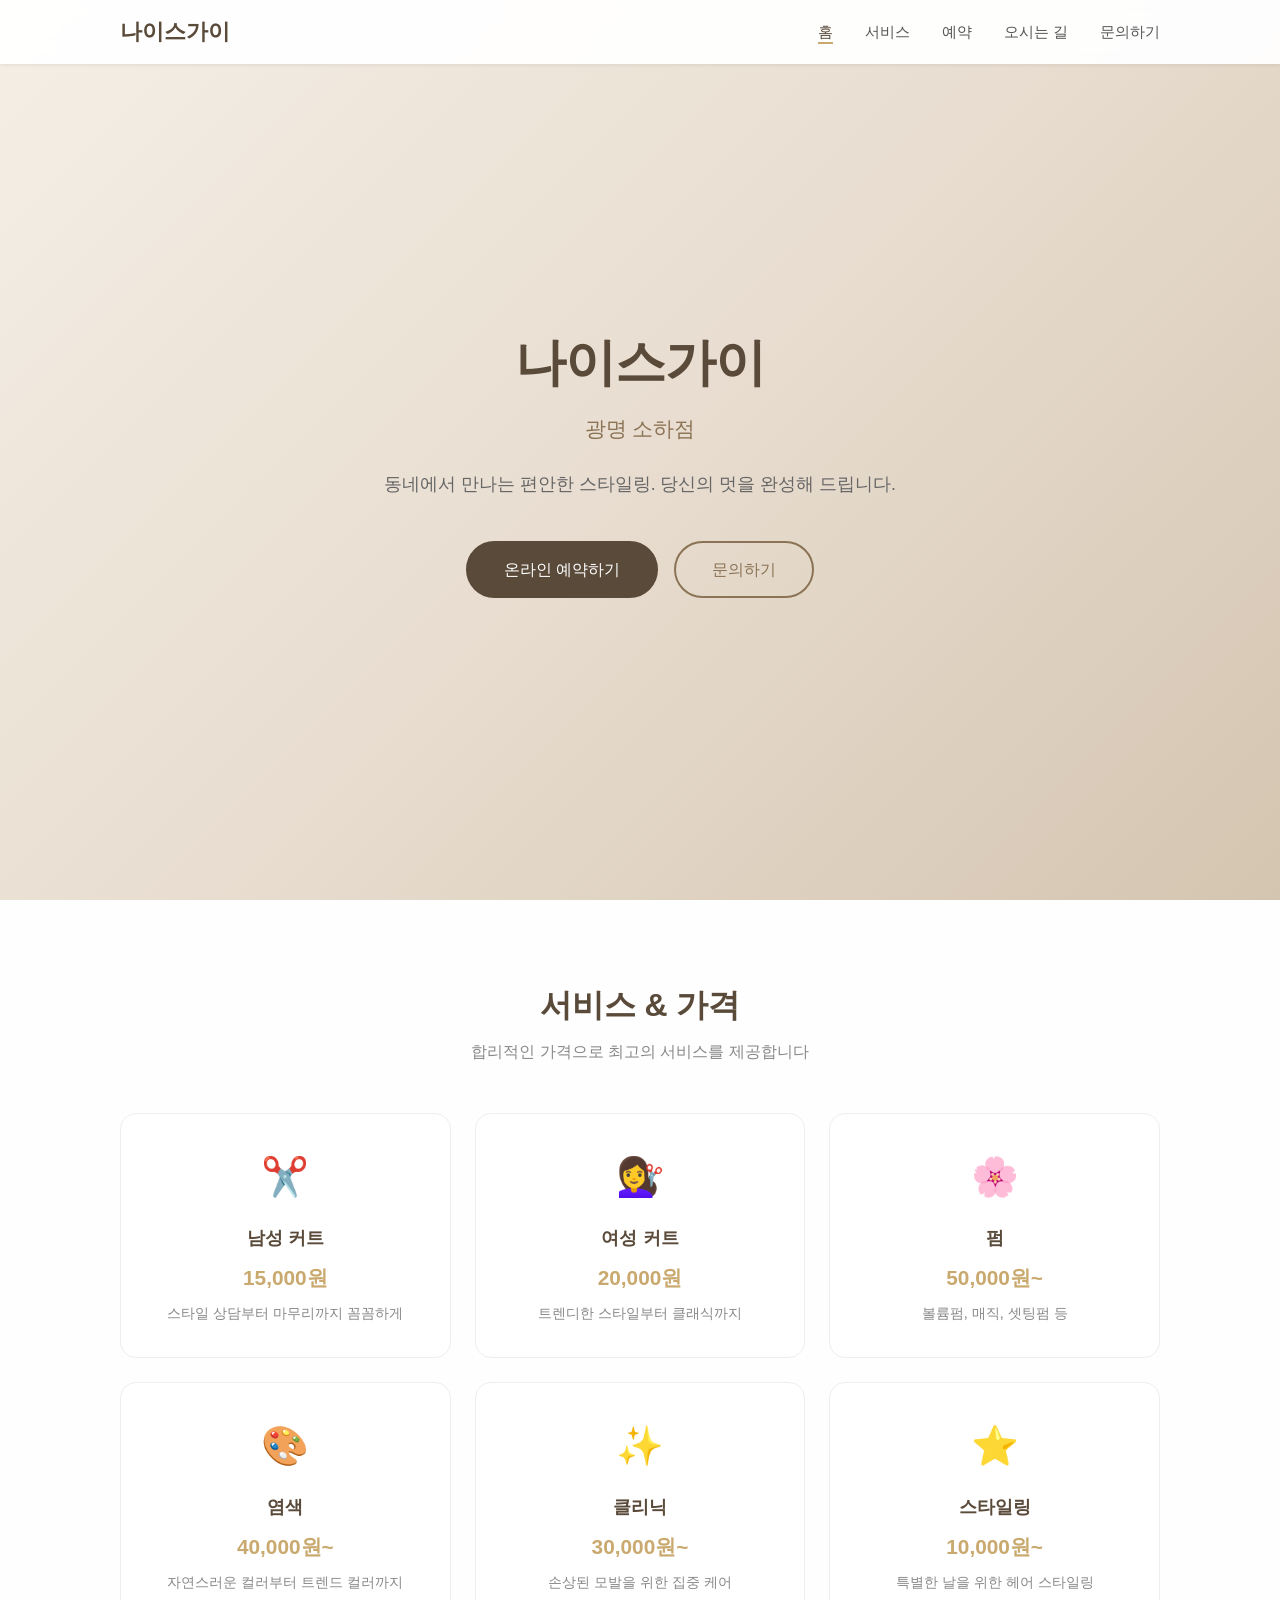
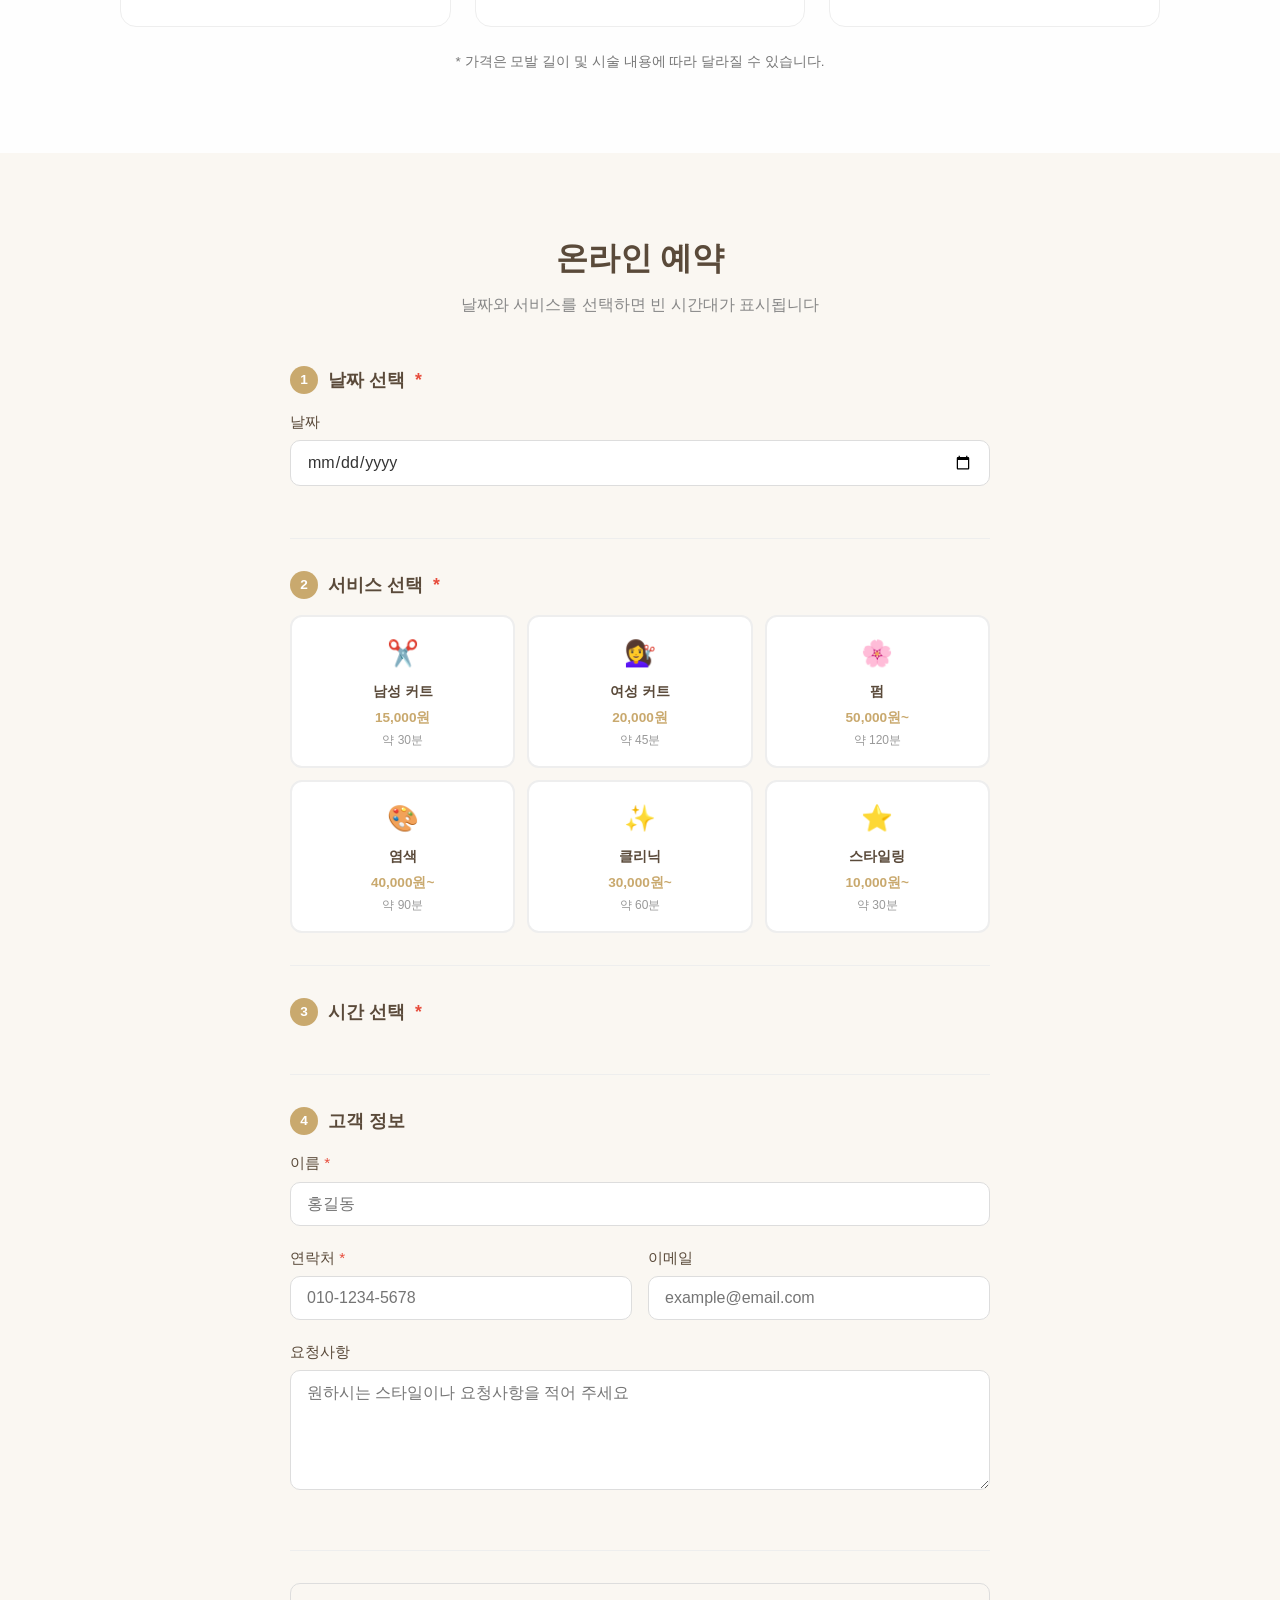
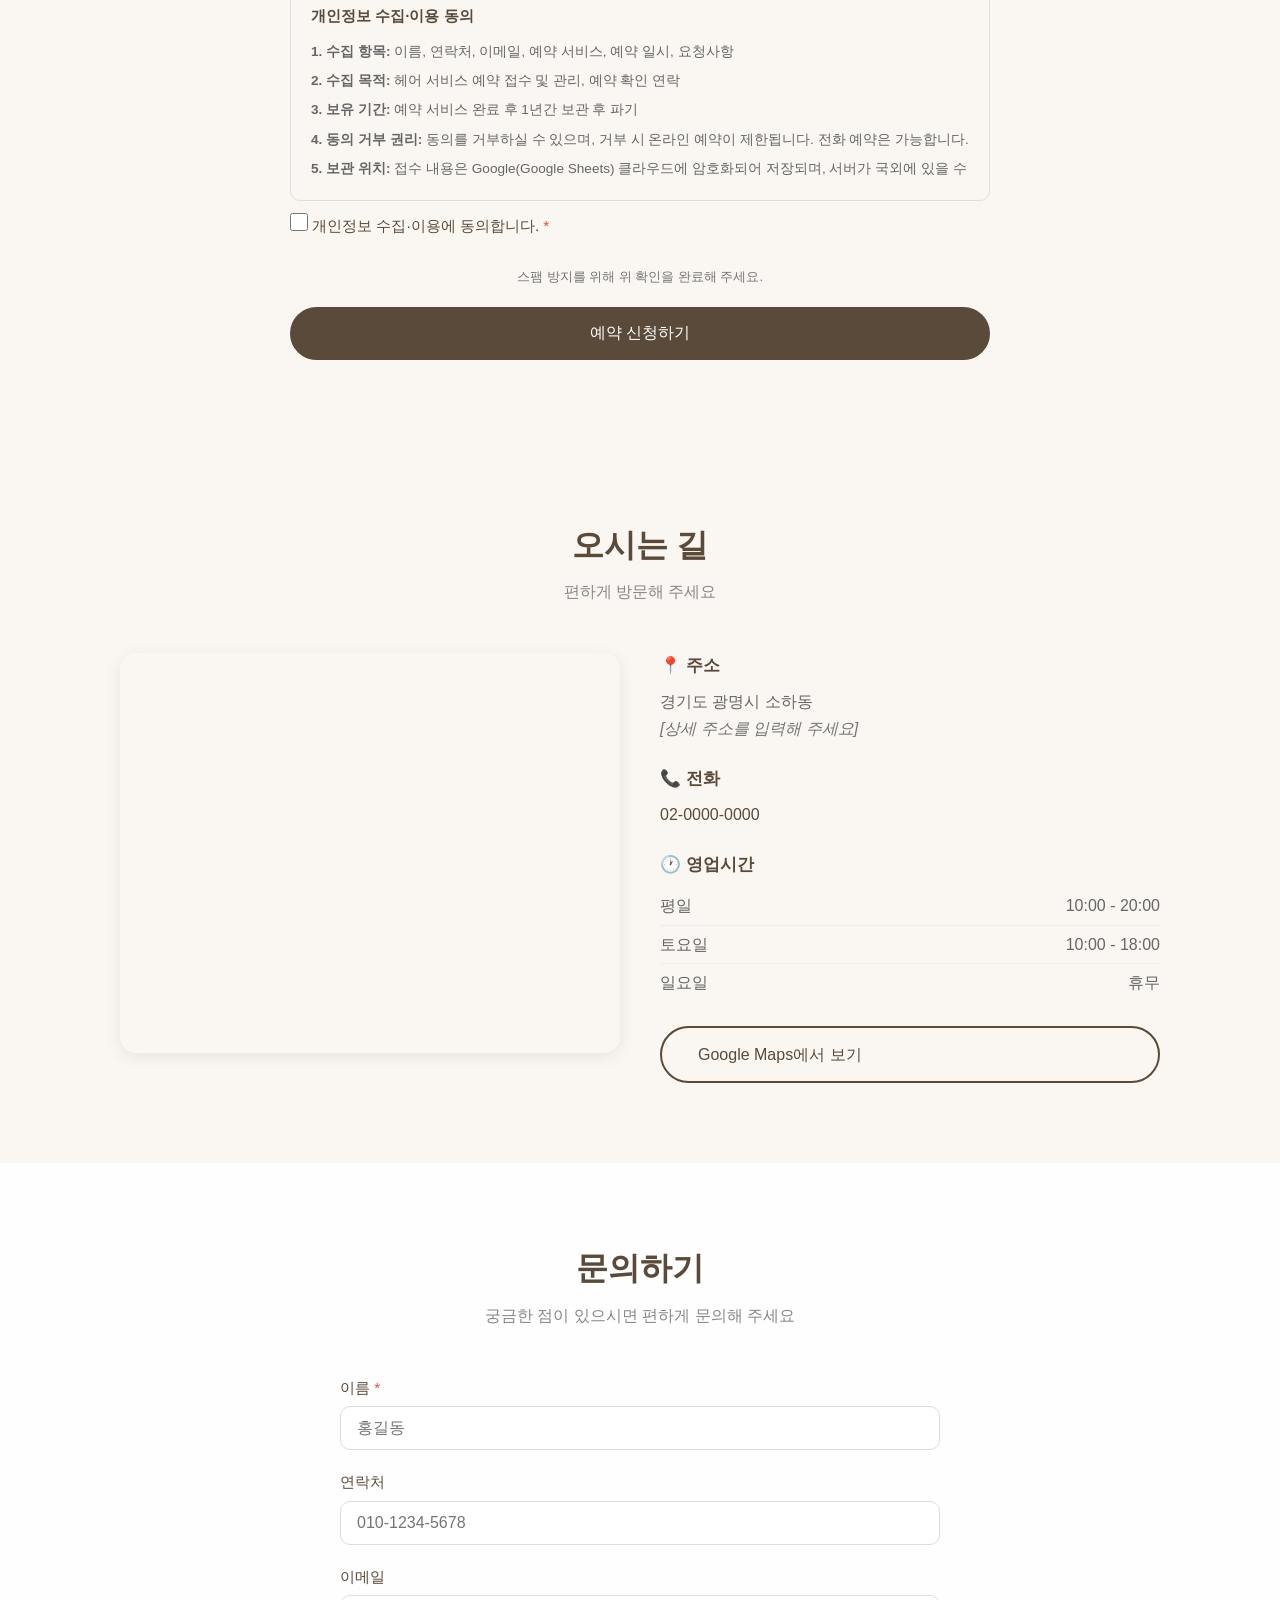
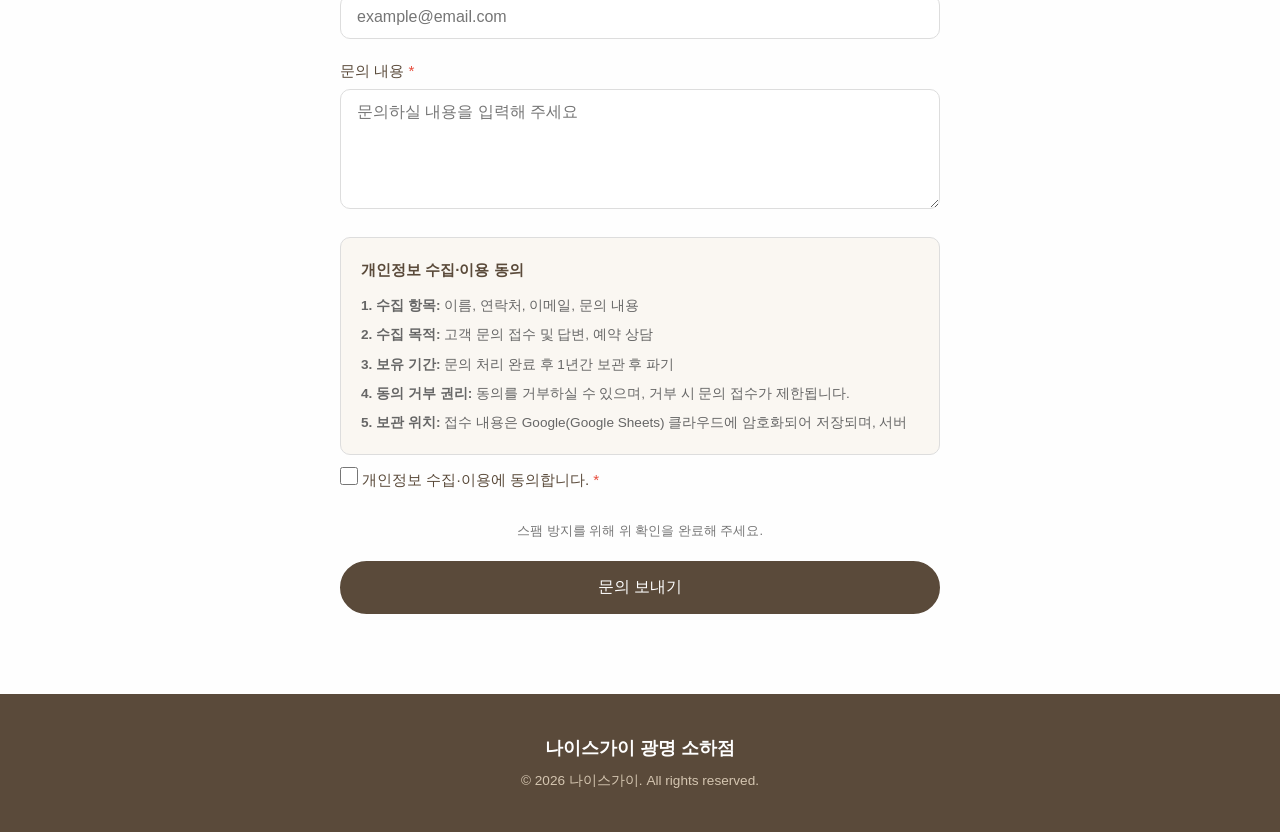
<file: index.html>
<!DOCTYPE html>
<html lang="ko">
<head>
  <meta charset="UTF-8">
  <meta name="viewport" content="width=device-width, initial-scale=1.0">
  <meta name="description" content="나이스가이 광명 소하점 - 동네 미용실. 커트, 펌, 염색 등 다양한 헤어 서비스를 제공합니다.">
  <!-- 보안: 이 페이지가 불러올 수 있는 외부 주소를 제한합니다 (백엔드 주소를 바꾸면 connect-src도 확인) -->
  <meta http-equiv="Content-Security-Policy" content="default-src 'self'; script-src 'self' https://www.google.com/recaptcha/ https://www.gstatic.com/recaptcha/; frame-src https://www.google.com/ https://recaptcha.google.com/; style-src 'self' 'unsafe-inline' https://fonts.googleapis.com; font-src https://fonts.gstatic.com; img-src 'self' data: https:; connect-src 'self' https://script.google.com https://script.googleusercontent.com; object-src 'none'; base-uri 'self'; form-action 'self'">
  <meta name="referrer" content="strict-origin-when-cross-origin">
  <title>나이스가이 광명 소하점</title>
  <link rel="stylesheet" href="css/styles.css">
  <link rel="preconnect" href="https://fonts.googleapis.com">
  <link rel="preconnect" href="https://fonts.gstatic.com" crossorigin>
  <link href="https://fonts.googleapis.com/css2?family=Noto+Sans+KR:wght@300;400;500;700&display=swap" rel="stylesheet">
  <script src="https://www.google.com/recaptcha/api.js" async defer></script>
</head>
<body>
  <!-- Navigation -->
  <nav class="navbar" id="navbar">
    <div class="nav-container">
      <a href="#home" class="nav-logo" id="navLogo">나이스가이</a>
      <button class="nav-toggle" id="navToggle" aria-label="메뉴 열기">
        <span></span>
        <span></span>
        <span></span>
      </button>
      <ul class="nav-menu" id="navMenu">
        <li><a href="#home" class="nav-link">홈</a></li>
        <li><a href="#services" class="nav-link">서비스</a></li>
        <li><a href="#booking" class="nav-link">예약</a></li>
        <li><a href="#location" class="nav-link">오시는 길</a></li>
        <li><a href="#contact" class="nav-link">문의하기</a></li>
      </ul>
    </div>
  </nav>

  <!-- Hero Section -->
  <section id="home" class="hero">
    <div class="hero-content">
      <h1 id="heroTitle">나이스가이</h1>
      <p class="hero-subtitle" id="heroSubtitle">광명 소하점</p>
      <p class="hero-description" id="heroDescription">동네에서 만나는 편안한 스타일링. 당신의 멋을 완성해 드립니다.</p>
      <div class="hero-buttons">
        <a href="#booking" class="btn btn-primary">온라인 예약하기</a>
        <a href="#contact" class="btn btn-outline btn-hero-outline">문의하기</a>
      </div>
    </div>
  </section>

  <!-- Services Section (JSON에서 동적 로드) -->
  <section id="services" class="section">
    <div class="container">
      <h2 class="section-title">서비스 & 가격</h2>
      <p class="section-subtitle">합리적인 가격으로 최고의 서비스를 제공합니다</p>
      <div class="services-grid" id="servicesGrid">
        <!-- data/services.json에서 동적으로 렌더링됩니다 -->
      </div>
      <p class="services-note">* 가격은 모발 길이 및 시술 내용에 따라 달라질 수 있습니다.</p>
    </div>
  </section>

  <!-- Booking Section -->
  <section id="booking" class="section section-alt">
    <div class="container">
      <h2 class="section-title">온라인 예약</h2>
      <p class="section-subtitle">날짜와 서비스를 선택하면 빈 시간대가 표시됩니다</p>
      <form id="bookingForm" class="booking-form">
        <!-- Step 1: 날짜 선택 -->
        <div class="booking-step">
          <h3 class="step-title"><span class="step-number">1</span> 날짜 선택 <span class="required">*</span></h3>
          <div class="form-group">
            <label for="bookingDate">날짜</label>
            <input type="date" id="bookingDate" name="date" required>
          </div>
        </div>

        <!-- Step 2: 서비스 선택 -->
        <div class="booking-step" id="bookingStep1">
          <h3 class="step-title"><span class="step-number">2</span> 서비스 선택 <span class="required">*</span></h3>
          <div class="service-select-grid" id="serviceSelectGrid">
            <!-- data/services.json에서 동적으로 렌더링됩니다 -->
          </div>
          <input type="hidden" id="bookingService" name="service" required>
          <p class="booking-duration" id="bookingDuration" hidden>
            예상 소요시간: <strong id="durationText"></strong>
          </p>
        </div>

        <!-- Step 3: 시간 선택 -->
        <div class="booking-step">
          <h3 class="step-title"><span class="step-number">3</span> 시간 선택 <span class="required">*</span></h3>
          <div id="slotsLoading" class="slots-loading" hidden>빈 시간대를 조회하는 중...</div>
          <div id="slotsMessage" class="slots-message" hidden>날짜와 서비스를 먼저 선택해 주세요.</div>
          <div class="time-slots-grid" id="timeSlotsGrid" hidden>
            <!-- 서버에서 빈 시간대를 동적으로 렌더링 -->
          </div>
          <input type="hidden" id="bookingTime" name="time" required>
          <input type="hidden" id="bookingSeat" name="seat">
        </div>

        <!-- Step 4: 고객 정보 -->
        <div class="booking-step">
          <h3 class="step-title"><span class="step-number">4</span> 고객 정보</h3>
          <div class="form-group">
            <label for="bookingName">이름 <span class="required">*</span></label>
            <input type="text" id="bookingName" name="name" required maxlength="50" placeholder="홍길동" autocomplete="name">
          </div>
          <div class="form-row">
            <div class="form-group">
              <label for="bookingPhone">연락처 <span class="required">*</span></label>
              <input type="tel" id="bookingPhone" name="phone" required placeholder="010-1234-5678" autocomplete="tel">
            </div>
            <div class="form-group">
              <label for="bookingEmail">이메일</label>
              <input type="email" id="bookingEmail" name="email" placeholder="example@email.com" autocomplete="email">
            </div>
          </div>
          <div class="form-group">
            <label for="bookingMemo">요청사항</label>
            <textarea id="bookingMemo" name="memo" rows="3" maxlength="500" placeholder="원하시는 스타일이나 요청사항을 적어 주세요"></textarea>
          </div>
          <!-- 봇 차단용 칸 (사람에게는 보이지 않음 — 지우지 마세요) -->
          <div class="hp-field" aria-hidden="true">
            <label for="bookingWebsite">웹사이트</label>
            <input type="text" id="bookingWebsite" name="website" tabindex="-1" autocomplete="off">
          </div>
        </div>

        <!-- 개인정보 수집·이용 동의 -->
        <div class="form-group privacy-consent">
          <div class="privacy-box">
            <h4>개인정보 수집·이용 동의</h4>
            <div class="privacy-text">
              <p><strong>1. 수집 항목:</strong> 이름, 연락처, 이메일, 예약 서비스, 예약 일시, 요청사항</p>
              <p><strong>2. 수집 목적:</strong> 헤어 서비스 예약 접수 및 관리, 예약 확인 연락</p>
              <p><strong>3. 보유 기간:</strong> 예약 서비스 완료 후 1년간 보관 후 파기</p>
              <p><strong>4. 동의 거부 권리:</strong> 동의를 거부하실 수 있으며, 거부 시 온라인 예약이 제한됩니다. 전화 예약은 가능합니다.</p>
              <p><strong>5. 보관 위치:</strong> 접수 내용은 Google(Google Sheets) 클라우드에 암호화되어 저장되며, 서버가 국외에 있을 수 있습니다.</p>
              <p>수집된 개인정보는 위 목적 이외의 용도로 사용되지 않으며, 관련 법령에 따라 안전하게 관리됩니다.</p>
            </div>
          </div>
          <label class="checkbox-label">
            <input type="checkbox" id="bookingPrivacyConsent" required>
            <span>개인정보 수집·이용에 동의합니다. <span class="required">*</span></span>
          </label>
        </div>

        <!-- reCAPTCHA -->
        <div class="form-group recaptcha-group">
          <div class="g-recaptcha" data-sitekey="6Le4rpAsAAAAAOPdww9MUb9TzENUTZTdU9IYkLr7" id="bookingRecaptcha"></div>
          <p class="recaptcha-note">스팸 방지를 위해 위 확인을 완료해 주세요.</p>
        </div>

        <!-- 예약 요약 -->
        <div class="booking-summary" id="bookingSummary" hidden>
          <h4>예약 요약</h4>
          <div id="summaryContent"></div>
        </div>

        <button type="submit" class="btn btn-primary btn-full">예약 신청하기</button>
      </form>
      <div id="bookingResult" class="form-result" hidden></div>
    </div>
  </section>

  <!-- Location Section -->
  <section id="location" class="section section-alt">
    <div class="container">
      <h2 class="section-title">오시는 길</h2>
      <p class="section-subtitle">편하게 방문해 주세요</p>
      <div class="location-grid">
        <div class="map-container">
          <iframe
            id="mapIframe"
            src=""
            width="100%"
            height="400"
            style="border:0;"
            allowfullscreen=""
            loading="lazy"
            referrerpolicy="no-referrer-when-downgrade"
            title="지도">
          </iframe>
        </div>
        <div class="location-info">
          <div class="info-item">
            <h3>&#128205; 주소</h3>
            <p><span id="locationAddress"></span><br><span class="placeholder" id="locationAddressDetail"></span></p>
          </div>
          <div class="info-item">
            <h3>&#128222; 전화</h3>
            <p><a href="#" id="locationPhoneLink" class="info-link"><span id="locationPhone"></span></a></p>
          </div>
          <div class="info-item">
            <h3>&#128336; 영업시간</h3>
            <ul class="hours-list">
              <li><span>평일</span><span id="hoursWeekday"></span></li>
              <li><span>토요일</span><span id="hoursSaturday"></span></li>
              <li><span>일요일</span><span id="hoursSunday"></span></li>
            </ul>
          </div>
          <a href="#" id="mapsLink" target="_blank" rel="noopener noreferrer" class="btn btn-outline">
            Google Maps에서 보기
          </a>
        </div>
      </div>
    </div>
  </section>

  <!-- Contact Section -->
  <section id="contact" class="section">
    <div class="container">
      <h2 class="section-title">문의하기</h2>
      <p class="section-subtitle">궁금한 점이 있으시면 편하게 문의해 주세요</p>
      <form id="contactForm" class="contact-form">
        <div class="form-group">
          <label for="name">이름 <span class="required">*</span></label>
          <input type="text" id="name" name="name" required maxlength="50" placeholder="홍길동" autocomplete="name">
        </div>
        <div class="form-group">
          <label for="phone">연락처</label>
          <input type="tel" id="phone" name="phone" placeholder="010-1234-5678" autocomplete="tel">
        </div>
        <div class="form-group">
          <label for="email">이메일</label>
          <input type="email" id="email" name="email" placeholder="example@email.com" autocomplete="email">
        </div>
        <div class="form-group">
          <label for="message">문의 내용 <span class="required">*</span></label>
          <textarea id="message" name="message" rows="5" required maxlength="2000" placeholder="문의하실 내용을 입력해 주세요"></textarea>
        </div>
        <!-- 봇 차단용 칸 (사람에게는 보이지 않음 — 지우지 마세요) -->
        <div class="hp-field" aria-hidden="true">
          <label for="contactWebsite">웹사이트</label>
          <input type="text" id="contactWebsite" name="website" tabindex="-1" autocomplete="off">
        </div>

        <!-- 개인정보 수집·이용 동의 -->
        <div class="form-group privacy-consent">
          <div class="privacy-box">
            <h4>개인정보 수집·이용 동의</h4>
            <div class="privacy-text">
              <p><strong>1. 수집 항목:</strong> 이름, 연락처, 이메일, 문의 내용</p>
              <p><strong>2. 수집 목적:</strong> 고객 문의 접수 및 답변, 예약 상담</p>
              <p><strong>3. 보유 기간:</strong> 문의 처리 완료 후 1년간 보관 후 파기</p>
              <p><strong>4. 동의 거부 권리:</strong> 동의를 거부하실 수 있으며, 거부 시 문의 접수가 제한됩니다.</p>
              <p><strong>5. 보관 위치:</strong> 접수 내용은 Google(Google Sheets) 클라우드에 암호화되어 저장되며, 서버가 국외에 있을 수 있습니다.</p>
              <p>수집된 개인정보는 위 목적 이외의 용도로 사용되지 않으며, 관련 법령에 따라 안전하게 관리됩니다.</p>
            </div>
          </div>
          <label class="checkbox-label">
            <input type="checkbox" id="privacyConsent" required>
            <span>개인정보 수집·이용에 동의합니다. <span class="required">*</span></span>
          </label>
        </div>

        <!-- reCAPTCHA -->
        <div class="form-group recaptcha-group">
          <!-- TODO: 아래 data-sitekey를 본인의 reCAPTCHA v2 사이트 키로 교체하세요 -->
          <div class="g-recaptcha" data-sitekey="6Le4rpAsAAAAAOPdww9MUb9TzENUTZTdU9IYkLr7"></div>
          <p class="recaptcha-note">스팸 방지를 위해 위 확인을 완료해 주세요.</p>
        </div>

        <button type="submit" class="btn btn-primary btn-full">문의 보내기</button>
      </form>
      <div id="formResult" class="form-result" hidden></div>
    </div>
  </section>

  <!-- Footer -->
  <footer class="footer">
    <div class="container">
      <p class="footer-name" id="footerName">나이스가이 광명 소하점</p>
      <p class="footer-copy">&copy; <span id="footerYear">2026</span> <span id="footerShortName">나이스가이</span>. All rights reserved.</p>
    </div>
  </footer>

  <script src="js/main.js"></script>
</body>
</html>
</file>
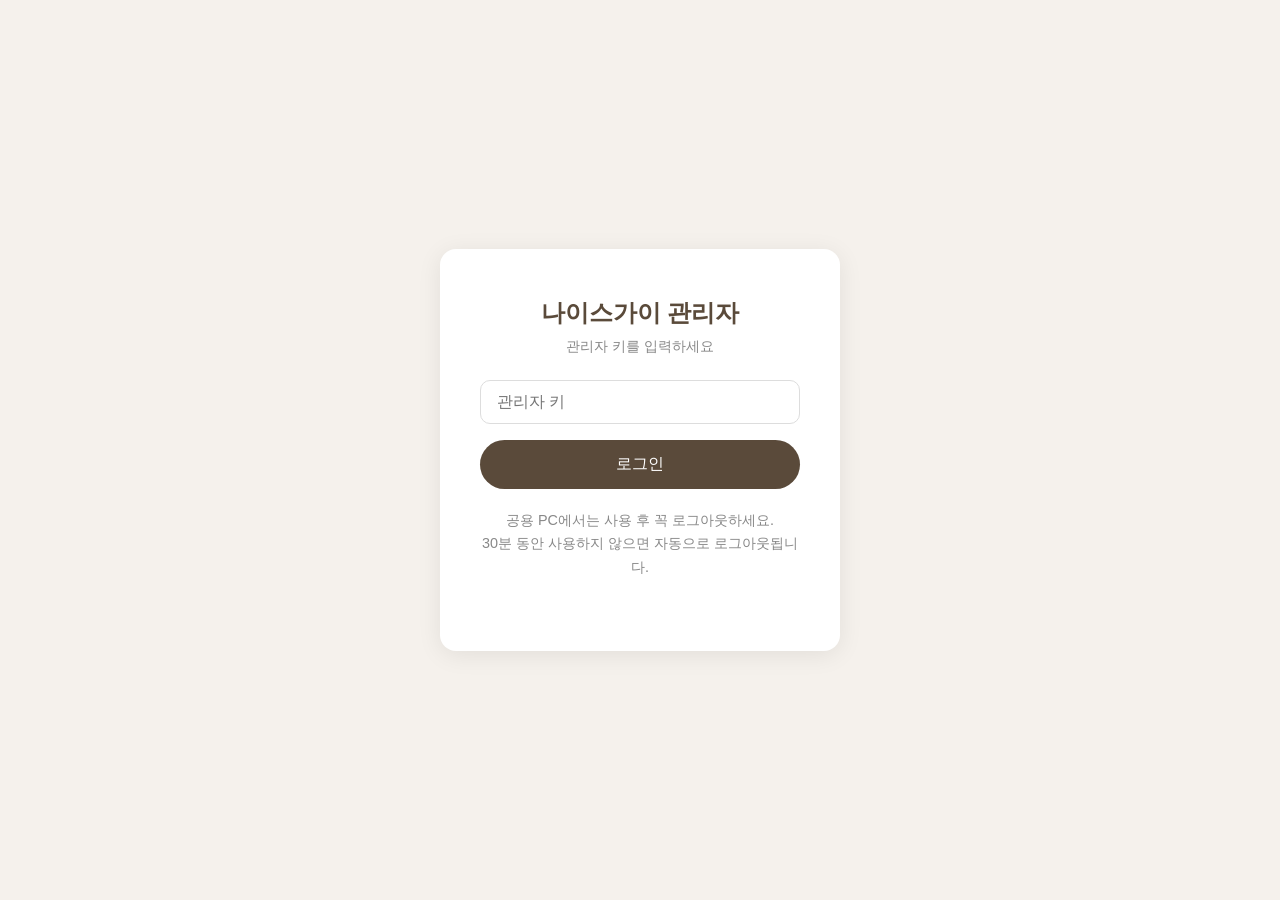
<file: admin.html>
<!DOCTYPE html>
<html lang="ko">
<head>
  <meta charset="UTF-8">
  <meta name="viewport" content="width=device-width, initial-scale=1.0">
  <meta name="robots" content="noindex, nofollow">
  <meta name="referrer" content="no-referrer">
  <meta http-equiv="Content-Security-Policy" content="default-src 'self'; script-src 'self' 'unsafe-inline'; style-src 'self' 'unsafe-inline' https://fonts.googleapis.com; font-src https://fonts.gstatic.com; img-src 'self' data:; connect-src 'self' https://script.google.com https://script.googleusercontent.com; object-src 'none'; base-uri 'self'; form-action 'self'">
  <title>나이스가이 관리자</title>
  <link rel="preconnect" href="https://fonts.googleapis.com">
  <link rel="preconnect" href="https://fonts.gstatic.com" crossorigin>
  <link href="https://fonts.googleapis.com/css2?family=Noto+Sans+KR:wght@300;400;500;700&display=swap" rel="stylesheet">
  <style>
    *, *::before, *::after { margin: 0; padding: 0; box-sizing: border-box; }
    body { font-family: 'Noto Sans KR', sans-serif; background: #f5f1ec; color: #333; min-height: 100vh; }

    /* Login */
    .login-screen { display: flex; align-items: center; justify-content: center; min-height: 100vh; }
    .login-box { background: #fff; padding: 48px 40px; border-radius: 16px; box-shadow: 0 4px 24px rgba(0,0,0,0.08); text-align: center; max-width: 400px; width: 90%; }
    .login-box h1 { font-size: 1.5rem; color: #5a4a3a; margin-bottom: 8px; }
    .login-box p { color: #888; font-size: 0.9rem; margin-bottom: 24px; }
    .login-box input { width: 100%; padding: 12px 16px; border: 1px solid #ddd; border-radius: 10px; font-size: 1rem; font-family: inherit; margin-bottom: 16px; }
    .login-box input:focus { outline: none; border-color: #c9a96e; box-shadow: 0 0 0 3px rgba(201,169,110,0.15); }
    .login-box button { width: 100%; padding: 14px; background: #5a4a3a; color: #fff; border: none; border-radius: 50px; font-size: 1rem; font-family: inherit; cursor: pointer; font-weight: 500; }
    .login-box button:hover { background: #7a6a5a; }
    .login-error { color: #c0392b; font-size: 0.85rem; margin-top: 8px; display: none; }
    .login-note { color: #aaa; font-size: 0.78rem; margin-top: 20px; margin-bottom: 0; line-height: 1.6; }

    /* Dashboard */
    .dashboard { display: none; }
    .header { background: #5a4a3a; color: #fff; padding: 16px 24px; display: flex; align-items: center; justify-content: space-between; }
    .header h1 { font-size: 1.2rem; font-weight: 600; }
    .header-actions { display: flex; gap: 12px; align-items: center; }
    .btn-sm { padding: 8px 16px; border-radius: 8px; border: 1px solid rgba(255,255,255,0.3); background: transparent; color: #fff; font-size: 0.85rem; cursor: pointer; font-family: inherit; }
    .btn-sm:hover { background: rgba(255,255,255,0.1); }

    /* Stats */
    .stats { display: grid; grid-template-columns: repeat(4, 1fr); gap: 16px; padding: 24px; }
    .stat-card { background: #fff; border-radius: 12px; padding: 20px; text-align: center; box-shadow: 0 2px 8px rgba(0,0,0,0.04); }
    .stat-number { font-size: 2rem; font-weight: 700; color: #5a4a3a; }
    .stat-label { font-size: 0.85rem; color: #888; margin-top: 4px; }

    /* Tabs */
    .tabs { display: flex; gap: 0; padding: 0 24px; border-bottom: 1px solid #e0d8cf; }
    .tab { padding: 14px 24px; cursor: pointer; font-size: 0.95rem; font-weight: 500; color: #888; border-bottom: 2px solid transparent; transition: all 0.2s; }
    .tab:hover { color: #5a4a3a; }
    .tab.active { color: #5a4a3a; border-bottom-color: #c9a96e; }

    /* Table */
    .table-container { padding: 24px; }
    .data-table { width: 100%; border-collapse: collapse; background: #fff; border-radius: 12px; overflow: hidden; box-shadow: 0 2px 8px rgba(0,0,0,0.04); }
    .data-table th { background: #faf7f2; padding: 12px 16px; text-align: left; font-size: 0.85rem; font-weight: 600; color: #5a4a3a; white-space: nowrap; }
    .data-table td { padding: 12px 16px; font-size: 0.9rem; border-top: 1px solid #f0ebe4; color: #555; max-width: 300px; overflow: hidden; text-overflow: ellipsis; white-space: nowrap; }
    .data-table tr:hover td { background: #faf7f2; }
    .status-badge { display: inline-block; padding: 3px 10px; border-radius: 12px; font-size: 0.78rem; font-weight: 600; }
    .status-confirmed { background: #e8f5e9; color: #2e7d32; }
    .status-cancelled { background: #fce4ec; color: #c62828; }
    .status-completed { background: #eceff1; color: #546e7a; }
    .btn-action { padding: 4px 10px; border-radius: 6px; border: 1px solid #d5cabd; background: #fff; color: #5a4a3a; font-size: 0.78rem; cursor: pointer; font-family: inherit; margin-right: 4px; }
    .btn-action:hover { background: #f5f1ec; }
    .btn-action.danger { border-color: #e6b0aa; color: #c0392b; }
    .btn-action.danger:hover { background: #fdedec; }
    .empty-state { text-align: center; padding: 60px 20px; color: #aaa; font-size: 0.95rem; }

    /* Loading */
    .loading { text-align: center; padding: 60px; color: #888; }
    .spinner { display: inline-block; width: 32px; height: 32px; border: 3px solid #e0d8cf; border-top-color: #c9a96e; border-radius: 50%; animation: spin 0.8s linear infinite; margin-bottom: 12px; }
    @keyframes spin { to { transform: rotate(360deg); } }

    /* Responsive */
    @media (max-width: 768px) {
      .stats { grid-template-columns: repeat(2, 1fr); }
      .table-container { padding: 16px; overflow-x: auto; }
      .data-table { min-width: 600px; }
      .tabs { overflow-x: auto; }
    }
    @media (max-width: 480px) {
      .stats { grid-template-columns: 1fr 1fr; gap: 10px; padding: 16px; }
      .stat-card { padding: 14px; }
      .stat-number { font-size: 1.5rem; }
    }
  </style>
</head>
<body>

  <!-- Login Screen -->
  <div class="login-screen" id="loginScreen">
    <div class="login-box">
      <h1>나이스가이 관리자</h1>
      <p>관리자 키를 입력하세요</p>
      <form id="loginForm">
        <input type="password" id="adminKey" placeholder="관리자 키" required autocomplete="current-password">
        <button type="submit">로그인</button>
      </form>
      <p class="login-error" id="loginError">인증에 실패했습니다. 키를 확인해 주세요.</p>
      <p class="login-note">공용 PC에서는 사용 후 꼭 로그아웃하세요.<br>30분 동안 사용하지 않으면 자동으로 로그아웃됩니다.</p>
    </div>
  </div>

  <!-- Dashboard -->
  <div class="dashboard" id="dashboard">
    <div class="header">
      <h1>나이스가이 관리자</h1>
      <div class="header-actions">
        <button class="btn-sm" id="maskBtn" aria-pressed="true">개인정보 보기</button>
        <button class="btn-sm" id="refreshBtn">새로고침</button>
        <button class="btn-sm" id="logoutBtn">로그아웃</button>
      </div>
    </div>

    <div class="stats" id="statsArea">
      <div class="stat-card">
        <div class="stat-number" id="statTotalBookings">-</div>
        <div class="stat-label">전체 예약</div>
      </div>
      <div class="stat-card">
        <div class="stat-number" id="statTodayBookings">-</div>
        <div class="stat-label">오늘 예약</div>
      </div>
      <div class="stat-card">
        <div class="stat-number" id="statTotalContacts">-</div>
        <div class="stat-label">전체 문의</div>
      </div>
      <div class="stat-card">
        <div class="stat-number" id="statTodayContacts">-</div>
        <div class="stat-label">오늘 문의</div>
      </div>
    </div>

    <div class="tabs">
      <div class="tab active" data-tab="bookings">예약 내역</div>
      <div class="tab" data-tab="contacts">문의 내역</div>
    </div>

    <div class="table-container">
      <div id="tableLoading" class="loading">
        <div class="spinner"></div>
        <p>데이터를 불러오는 중...</p>
      </div>
      <div id="tableArea"></div>
    </div>
  </div>

  <script>
    // Config — data/config.json의 api.googleAppsScriptUrl을 사용
    const FALLBACK_API_URL = '';
    const IDLE_LOGOUT_MS = 30 * 60 * 1000;

    let apiUrl = FALLBACK_API_URL;
    let adminKey = '';
    let cachedData = { contacts: [], bookings: [] };
    let activeTab = 'bookings';
    let masked = true;
    let idleTimer = null;

    const configReady = fetch('data/config.json')
      .then(r => r.json())
      .then(cfg => {
        const api = cfg.api || {};
        if (api.googleAppsScriptUrl) apiUrl = api.googleAppsScriptUrl;
        const biz = cfg.business || {};
        if (biz.shortName || biz.name) {
          const title = (biz.shortName || biz.name) + ' 관리자';
          document.title = title;
          document.querySelectorAll('.login-box h1, .header h1').forEach(el => { el.textContent = title; });
        }
      })
      .catch(() => {});

    // ===== Login =====
    document.getElementById('loginForm').addEventListener('submit', async (e) => {
      e.preventDefault();
      adminKey = document.getElementById('adminKey').value.trim();
      if (!adminKey) return;

      const errorEl = document.getElementById('loginError');
      const result = await fetchData();
      if (result.ok) {
        sessionStorage.setItem('adminKey', adminKey);
        showDashboard();
      } else {
        adminKey = '';
        errorEl.textContent = result.message || '인증에 실패했습니다. 키를 확인해 주세요.';
        errorEl.style.display = 'block';
      }
    });

    function showDashboard() {
      document.getElementById('loginScreen').style.display = 'none';
      document.getElementById('dashboard').style.display = 'block';
      renderDashboard();
      resetIdleTimer();
    }

    // Auto-login from session
    const savedKey = sessionStorage.getItem('adminKey');
    if (savedKey) {
      adminKey = savedKey;
      fetchData().then(result => {
        if (result.ok) showDashboard();
        else sessionStorage.removeItem('adminKey');
      });
    }

    // ===== Fetch Data =====
    // 관리자 키는 주소(URL)가 아니라 요청 본문으로 보냅니다 — 브라우저 기록·서버 로그에 남지 않음
    async function fetchData() {
      await configReady;
      if (!apiUrl) {
        return { ok: false, message: 'data/config.json에 googleAppsScriptUrl이 설정되지 않았습니다.' };
      }
      try {
        const response = await fetch(apiUrl, {
          method: 'POST',
          redirect: 'follow',
          headers: { 'Content-Type': 'text/plain;charset=utf-8' },
          body: JSON.stringify({ action: 'getData', sheet: 'all', adminKey: adminKey })
        });
        const result = await response.json();
        if (result.status === 'ok') {
          cachedData.contacts = result.contacts || [];
          cachedData.bookings = result.bookings || [];
          return { ok: true };
        }
        return { ok: false, message: result.message };
      } catch {
        return { ok: false, message: '서버에 연결할 수 없습니다.' };
      }
    }

    // ===== Render =====
    function renderDashboard() {
      updateStats();
      renderTable();
    }

    function updateStats() {
      const now = new Date();
      const todayStr = now.getFullYear() + '-' + String(now.getMonth() + 1).padStart(2, '0') + '-' + String(now.getDate()).padStart(2, '0');
      const todayKR = now.toLocaleDateString('ko-KR');

      document.getElementById('statTotalBookings').textContent = cachedData.bookings.length;
      document.getElementById('statTotalContacts').textContent = cachedData.contacts.length;

      const todayBookings = cachedData.bookings.filter(b => {
        const d = String(b['예약날짜'] || b['예약일시'] || '');
        return d.includes(todayStr) || d.includes(todayKR);
      });
      document.getElementById('statTodayBookings').textContent = todayBookings.length;

      const todayContacts = cachedData.contacts.filter(c => {
        const d = String(c['접수일시'] || '');
        return d.includes(todayStr) || d.includes(todayKR);
      });
      document.getElementById('statTodayContacts').textContent = todayContacts.length;

      document.getElementById('tableLoading').style.display = 'none';
    }

    function renderTable() {
      const area = document.getElementById('tableArea');

      if (activeTab === 'bookings') {
        if (cachedData.bookings.length === 0) {
          area.innerHTML = '<div class="empty-state">예약 내역이 없습니다.</div>';
          return;
        }
        area.innerHTML = buildTable(cachedData.bookings, [
          { key: '예약번호', label: '예약번호' },
          { key: '예약날짜', label: '예약일' },
          { key: '예약시간', label: '시간' },
          { key: '서비스', label: '서비스' },
          { key: '가격', label: '가격' },
          { key: '좌석', label: '좌석' },
          { key: '고객명', label: '고객명' },
          { key: '연락처', label: '연락처' },
          { key: '이메일', label: '이메일' },
          { key: '요청사항', label: '요청사항' },
          { key: '상태', label: '상태' },
          { key: '접수일시', label: '접수일시' },
          { key: '_actions', label: '관리' }
        ]);
        bindBookingActions(area);
      } else {
        if (cachedData.contacts.length === 0) {
          area.innerHTML = '<div class="empty-state">문의 내역이 없습니다.</div>';
          return;
        }
        area.innerHTML = buildTable(cachedData.contacts, [
          { key: '접수일시', label: '접수일시' },
          { key: '이름', label: '이름' },
          { key: '연락처', label: '연락처' },
          { key: '이메일', label: '이메일' },
          { key: '문의내용', label: '문의 내용' }
        ]);
      }
    }

    function buildTable(data, columns) {
      let html = '<table class="data-table"><thead><tr>';
      html += '<th>#</th>';
      columns.forEach(col => { html += '<th>' + esc(col.label) + '</th>'; });
      html += '</tr></thead><tbody>';

      data.forEach((row, i) => {
        html += '<tr>';
        html += '<td>' + (i + 1) + '</td>';
        columns.forEach(col => {
          if (col.key === '_actions') {
            html += '<td>' + renderBookingActionButtons(row) + '</td>';
            return;
          }
          const raw = row[col.key] || (col.key === '접수일시' ? row['예약일시'] : '') || '-';
          if (col.key === '상태') {
            html += '<td>' + renderStatusBadge(String(raw)) + '</td>';
            return;
          }
          const display = maskValue(formatValue(raw, col.key), col.key);
          html += '<td title="' + esc(display) + '">' + esc(display) + '</td>';
        });
        html += '</tr>';
      });

      html += '</tbody></table>';
      return html;
    }

    function renderStatusBadge(status) {
      const cls = status === '취소' ? 'status-cancelled' : (status === '완료' ? 'status-completed' : 'status-confirmed');
      return '<span class="status-badge ' + cls + '">' + esc(status) + '</span>';
    }

    function renderBookingActionButtons(row) {
      const currentStatus = String(row['상태'] || '확정');
      const bookingId = esc(String(row['예약번호'] || ''));
      const rowNum = Number(row._rowNumber || 0);
      let btns = '';
      if (currentStatus !== '완료') {
        btns += '<button type="button" class="btn-action" data-booking-id="' + bookingId + '" data-row="' + rowNum + '" data-status="완료">완료</button>';
      }
      if (currentStatus !== '취소') {
        btns += '<button type="button" class="btn-action danger" data-booking-id="' + bookingId + '" data-row="' + rowNum + '" data-status="취소">취소</button>';
      } else {
        btns += '<button type="button" class="btn-action" data-booking-id="' + bookingId + '" data-row="' + rowNum + '" data-status="확정">복구</button>';
      }
      return btns || '-';
    }

    function bindBookingActions(container) {
      container.querySelectorAll('.btn-action').forEach(btn => {
        btn.addEventListener('click', async () => {
          const newStatus = btn.dataset.status;
          const bookingId = btn.dataset.bookingId;
          const rowNumber = Number(btn.dataset.row);
          if (newStatus === '취소' && !confirm('이 예약을 취소하시겠습니까? (연동된 구글 캘린더 일정도 함께 삭제됩니다)')) {
            return;
          }
          btn.disabled = true;
          try {
            const response = await fetch(apiUrl, {
              method: 'POST',
              redirect: 'follow',
              headers: { 'Content-Type': 'text/plain;charset=utf-8' },
              body: JSON.stringify({
                action: 'updateBookingStatus',
                adminKey: adminKey,
                bookingId: bookingId,
                rowNumber: rowNumber,
                status: newStatus
              })
            });
            const result = await response.json();
            if (result.status === 'ok') {
              await fetchData();
              renderDashboard();
            } else {
              alert(result.message || '상태 변경에 실패했습니다.');
              btn.disabled = false;
            }
          } catch {
            alert('서버 통신 중 오류가 발생했습니다.');
            btn.disabled = false;
          }
        });
      });
    }

    // ===== Date/Time Formatting =====
    function formatValue(val, key) {
      if (!val || val === '-') return '-';
      const s = String(val);

      // ISO date with T → 날짜 포맷
      if (s.match(/^\d{4}-\d{2}-\d{2}T/)) {
        const d = new Date(s);
        if (isNaN(d.getTime())) return s;

        // 1899년 = Sheets의 시간 전용 값
        if (d.getFullYear() < 1900) {
          return d.toLocaleTimeString('ko-KR', { hour: '2-digit', minute: '2-digit', hour12: false, timeZone: 'UTC' });
        }

        // 날짜+시간 포함 여부
        const hasTime = d.getUTCHours() !== 0 || d.getUTCMinutes() !== 0;
        if (key === '예약날짜' || !hasTime) {
          return d.toLocaleDateString('ko-KR', { year: 'numeric', month: 'long', day: 'numeric', weekday: 'short', timeZone: 'Asia/Seoul' });
        }
        return d.toLocaleString('ko-KR', { year: 'numeric', month: 'long', day: 'numeric', hour: '2-digit', minute: '2-digit', hour12: false, timeZone: 'Asia/Seoul' });
      }

      return s;
    }

    // ===== 개인정보 가리기 (매장 화면을 손님이 볼 수 있을 때) =====
    function maskValue(val, key) {
      if (!masked || val === '-') return val;
      if (key === '연락처') return val.replace(/(\d{2,3})[-\s]?(\d{3,4})[-\s]?(\d{4})/, (m, a, b, c) => a + '-****-' + c);
      if (key === '이메일') return val.replace(/^(.).*?@/, '$1***@');
      if (key === '고객명' || key === '이름') return val.length <= 1 ? val : val[0] + '*'.repeat(val.length - 1);
      return val;
    }

    function esc(text) {
      const div = document.createElement('div');
      div.textContent = text;
      return div.innerHTML;
    }

    // ===== Tab Switching =====
    document.querySelectorAll('.tab').forEach(tab => {
      tab.addEventListener('click', () => {
        document.querySelectorAll('.tab').forEach(t => t.classList.remove('active'));
        tab.classList.add('active');
        activeTab = tab.dataset.tab;
        renderTable();
      });
    });

    // ===== Refresh =====
    document.getElementById('refreshBtn').addEventListener('click', async () => {
      document.getElementById('tableLoading').style.display = 'block';
      document.getElementById('tableArea').innerHTML = '';
      await fetchData();
      renderDashboard();
    });

    // ===== Mask Toggle =====
    document.getElementById('maskBtn').addEventListener('click', (e) => {
      masked = !masked;
      e.target.textContent = masked ? '개인정보 보기' : '개인정보 가리기';
      e.target.setAttribute('aria-pressed', String(masked));
      renderTable();
    });

    // ===== Logout =====
    function logout() {
      sessionStorage.removeItem('adminKey');
      adminKey = '';
      cachedData = { contacts: [], bookings: [] };
      clearTimeout(idleTimer);
      document.getElementById('tableArea').innerHTML = '';
      document.getElementById('dashboard').style.display = 'none';
      document.getElementById('loginScreen').style.display = 'flex';
      document.getElementById('adminKey').value = '';
      document.getElementById('loginError').style.display = 'none';
    }

    document.getElementById('logoutBtn').addEventListener('click', logout);

    // ===== Idle Auto-Logout =====
    function resetIdleTimer() {
      if (!adminKey) return;
      clearTimeout(idleTimer);
      idleTimer = setTimeout(logout, IDLE_LOGOUT_MS);
    }
    ['click', 'keydown', 'scroll', 'touchstart'].forEach(evt => document.addEventListener(evt, resetIdleTimer, { passive: true }));
  </script>
</body>
</html>
</file>
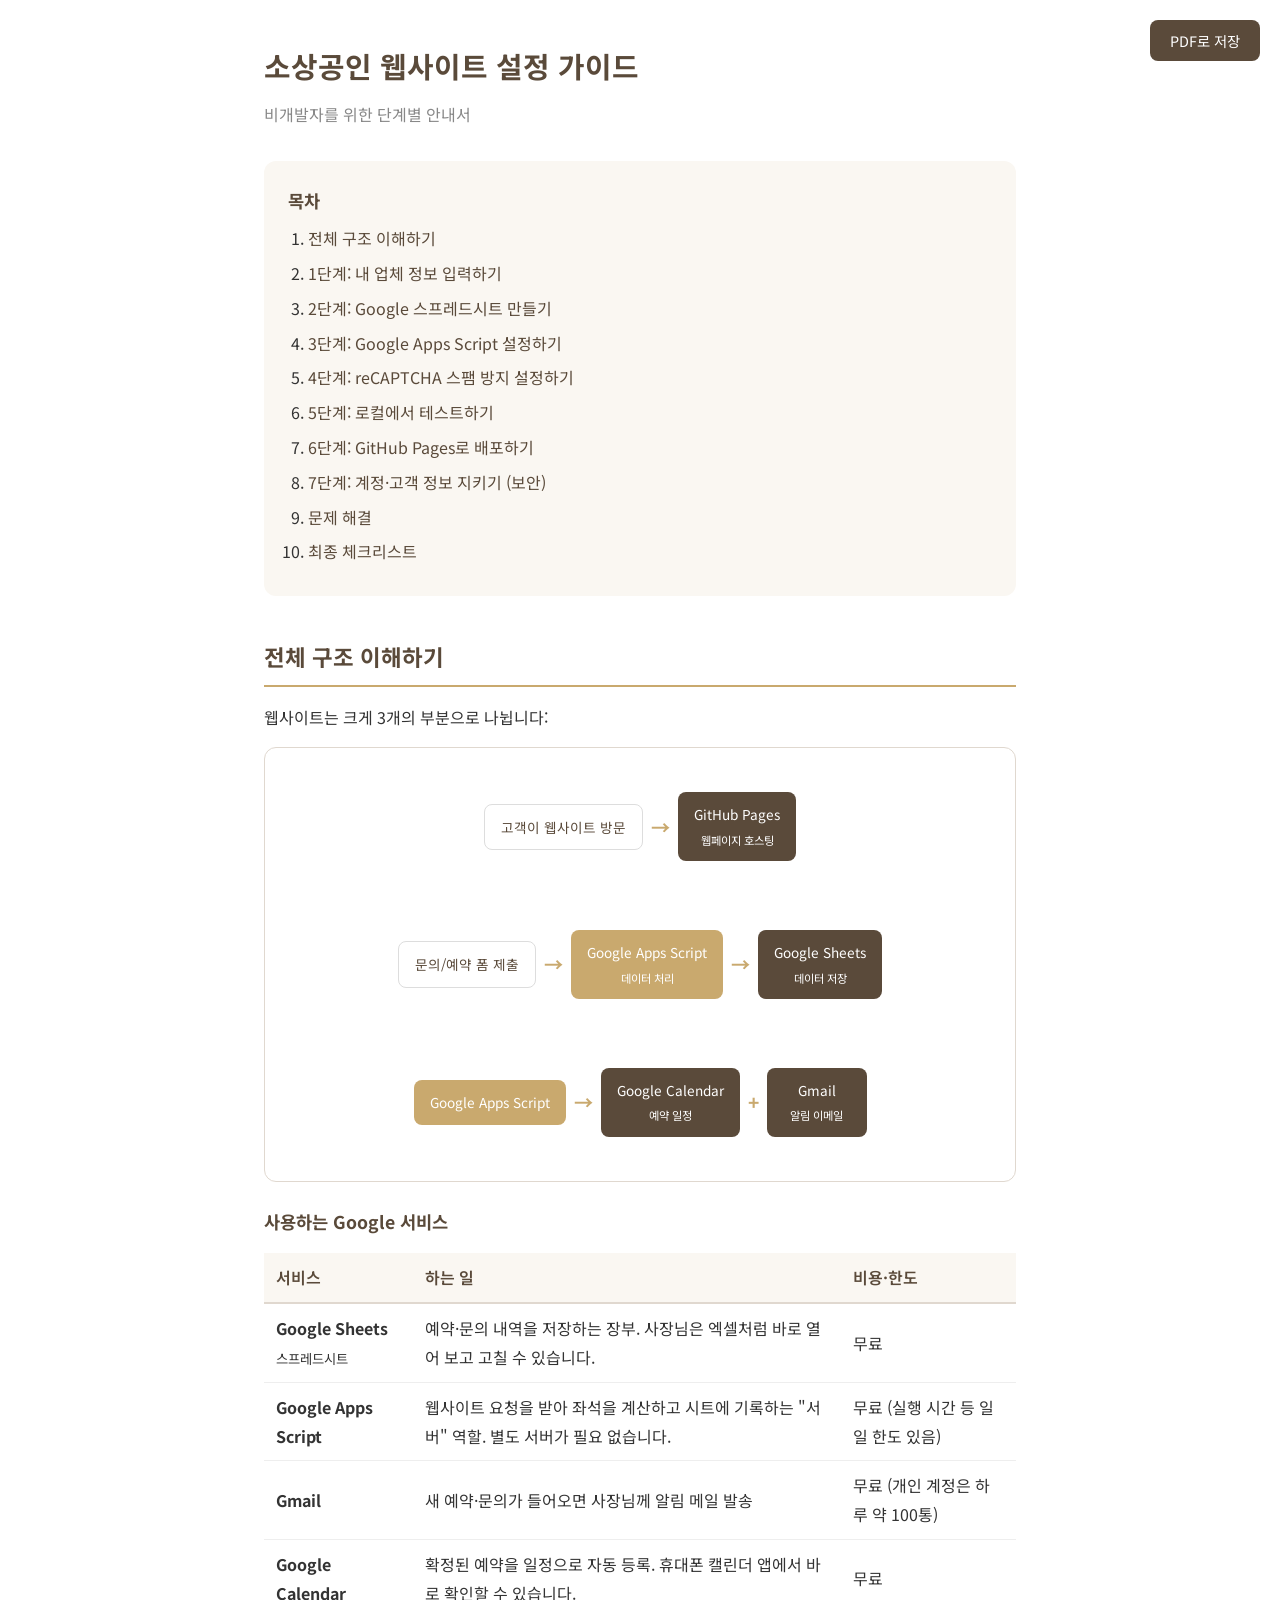
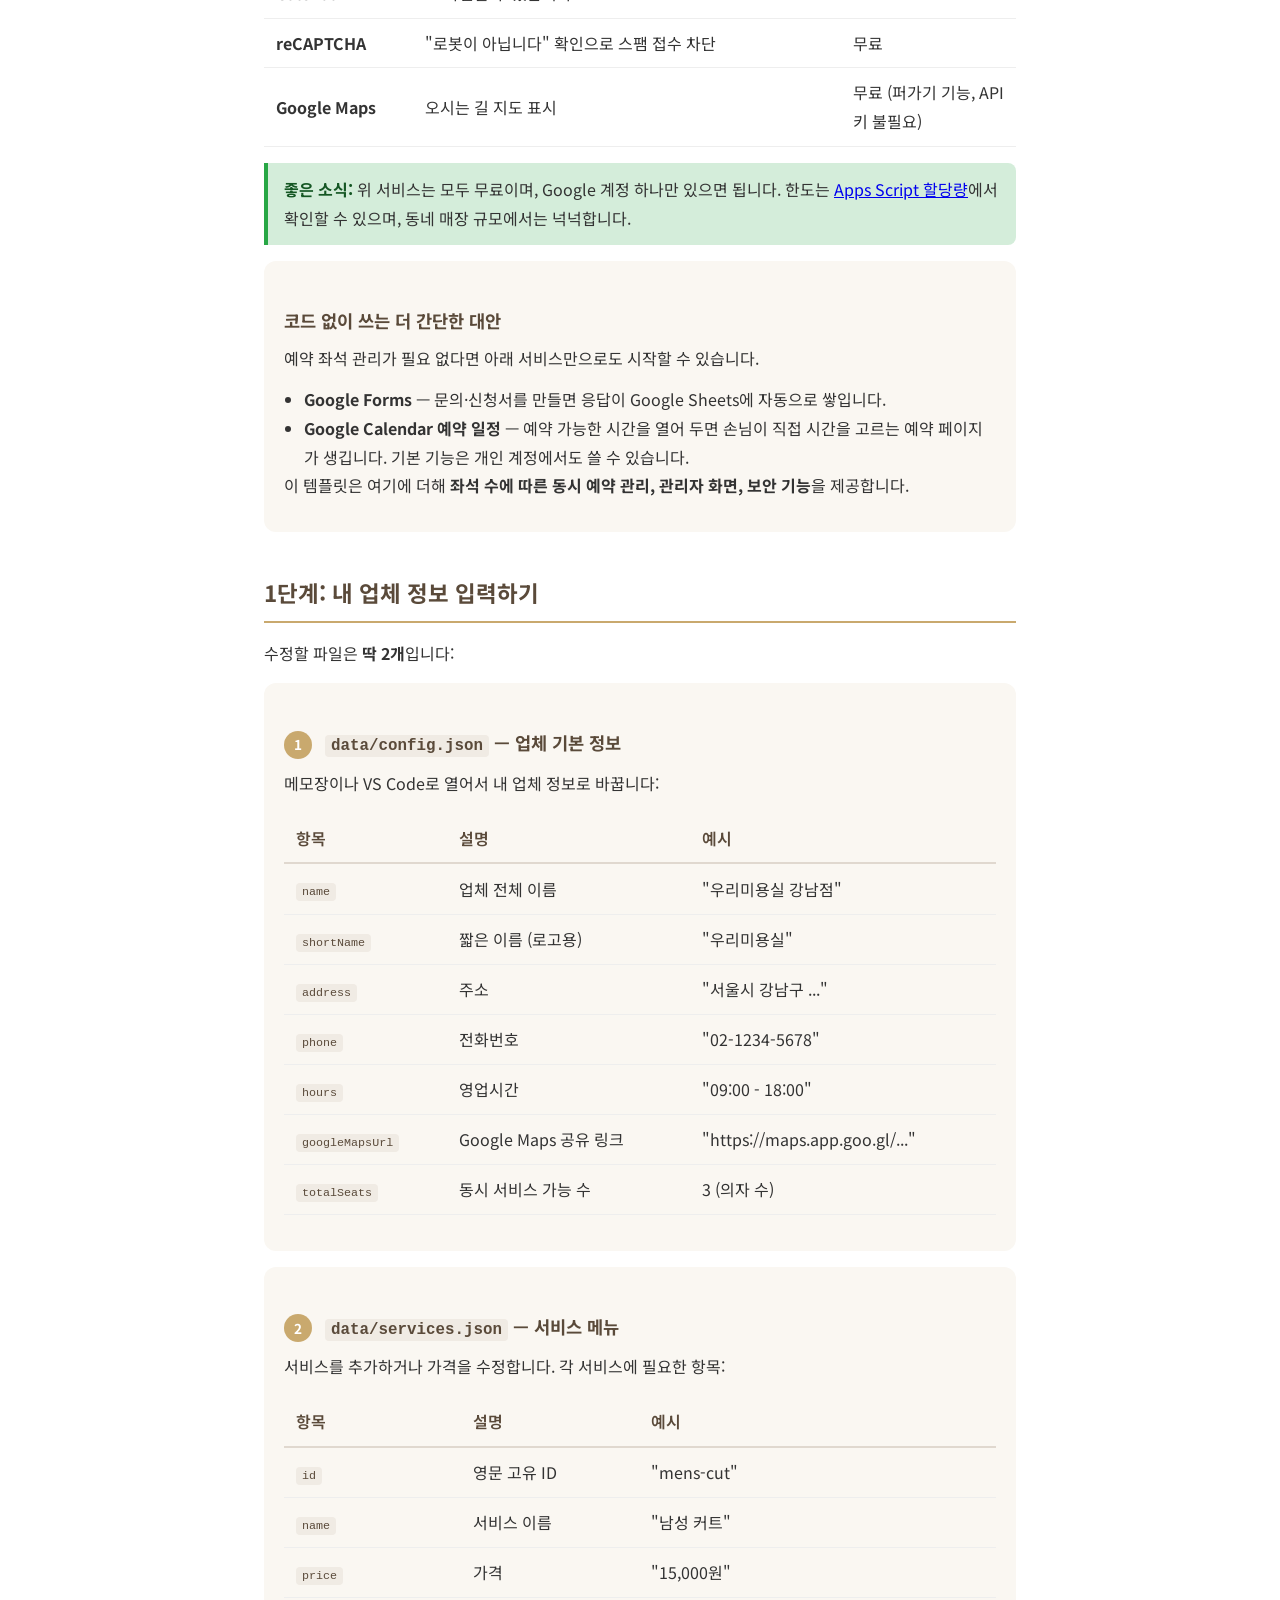
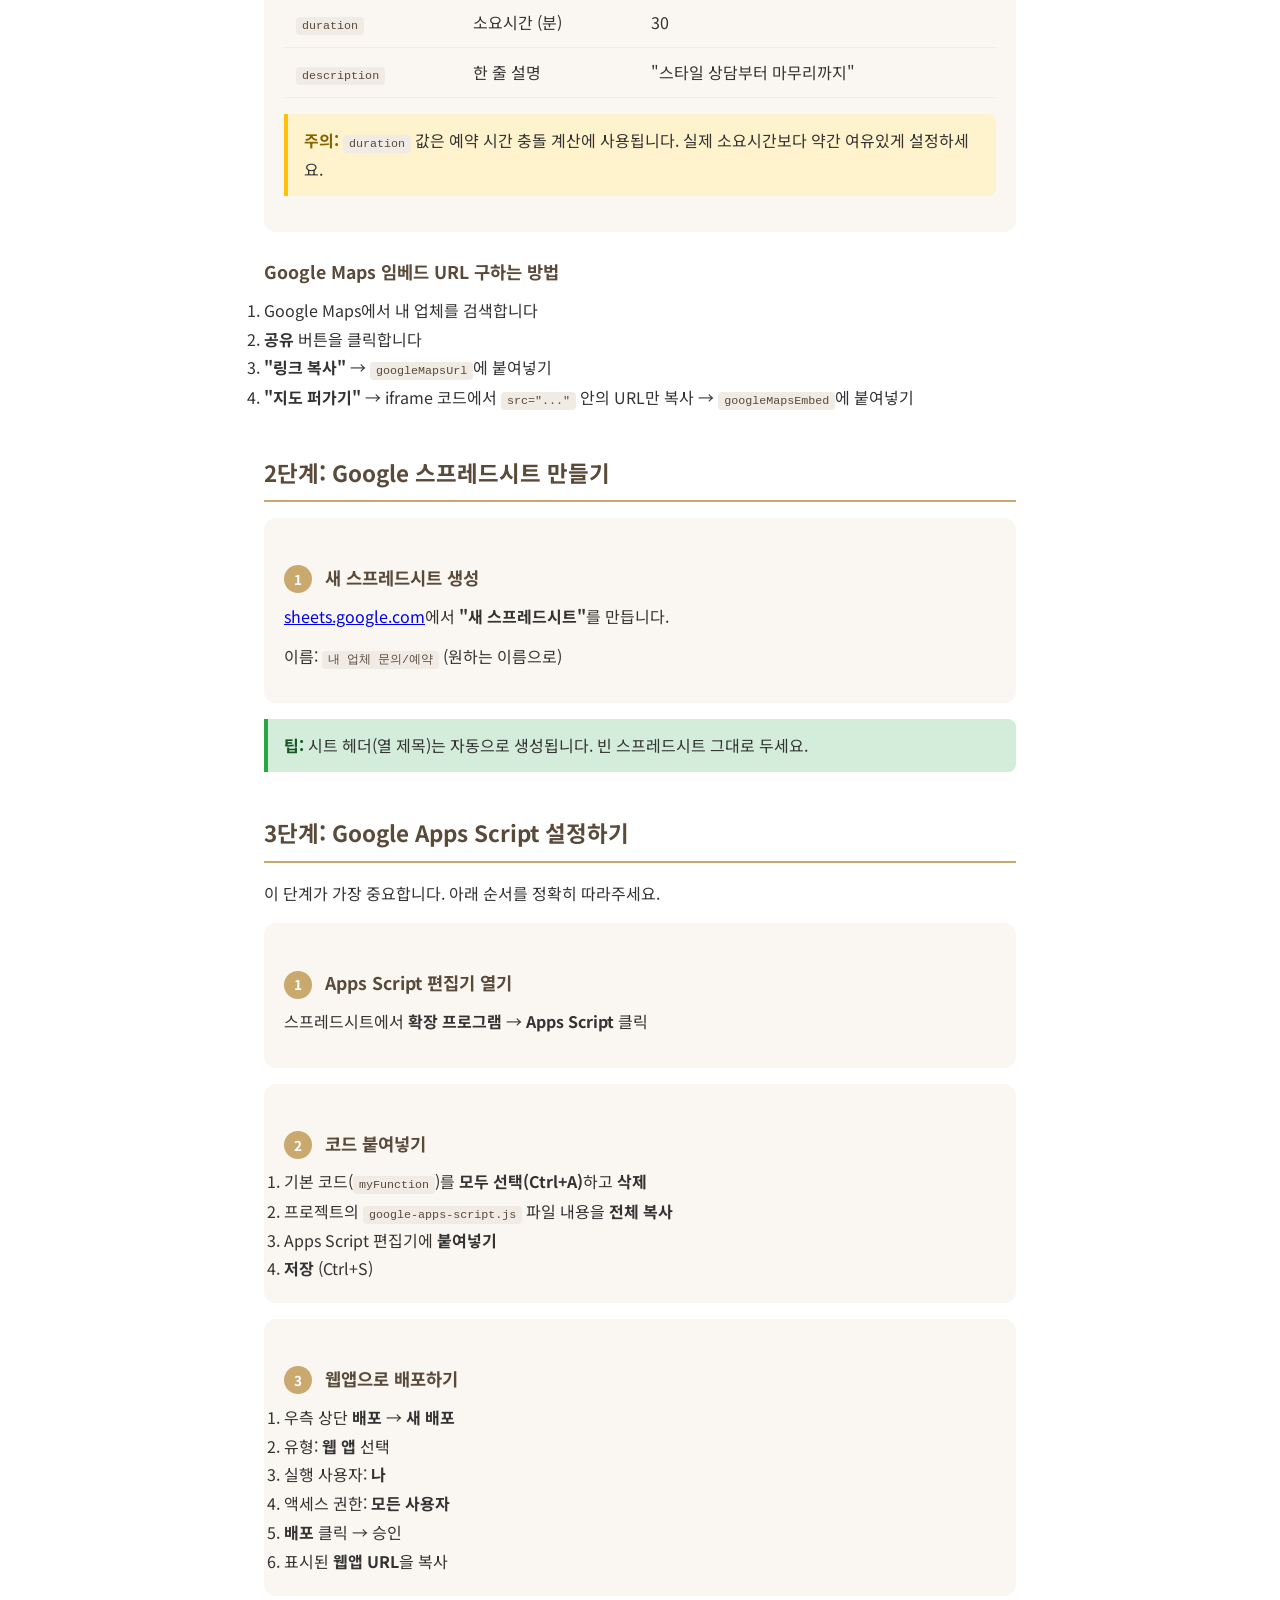
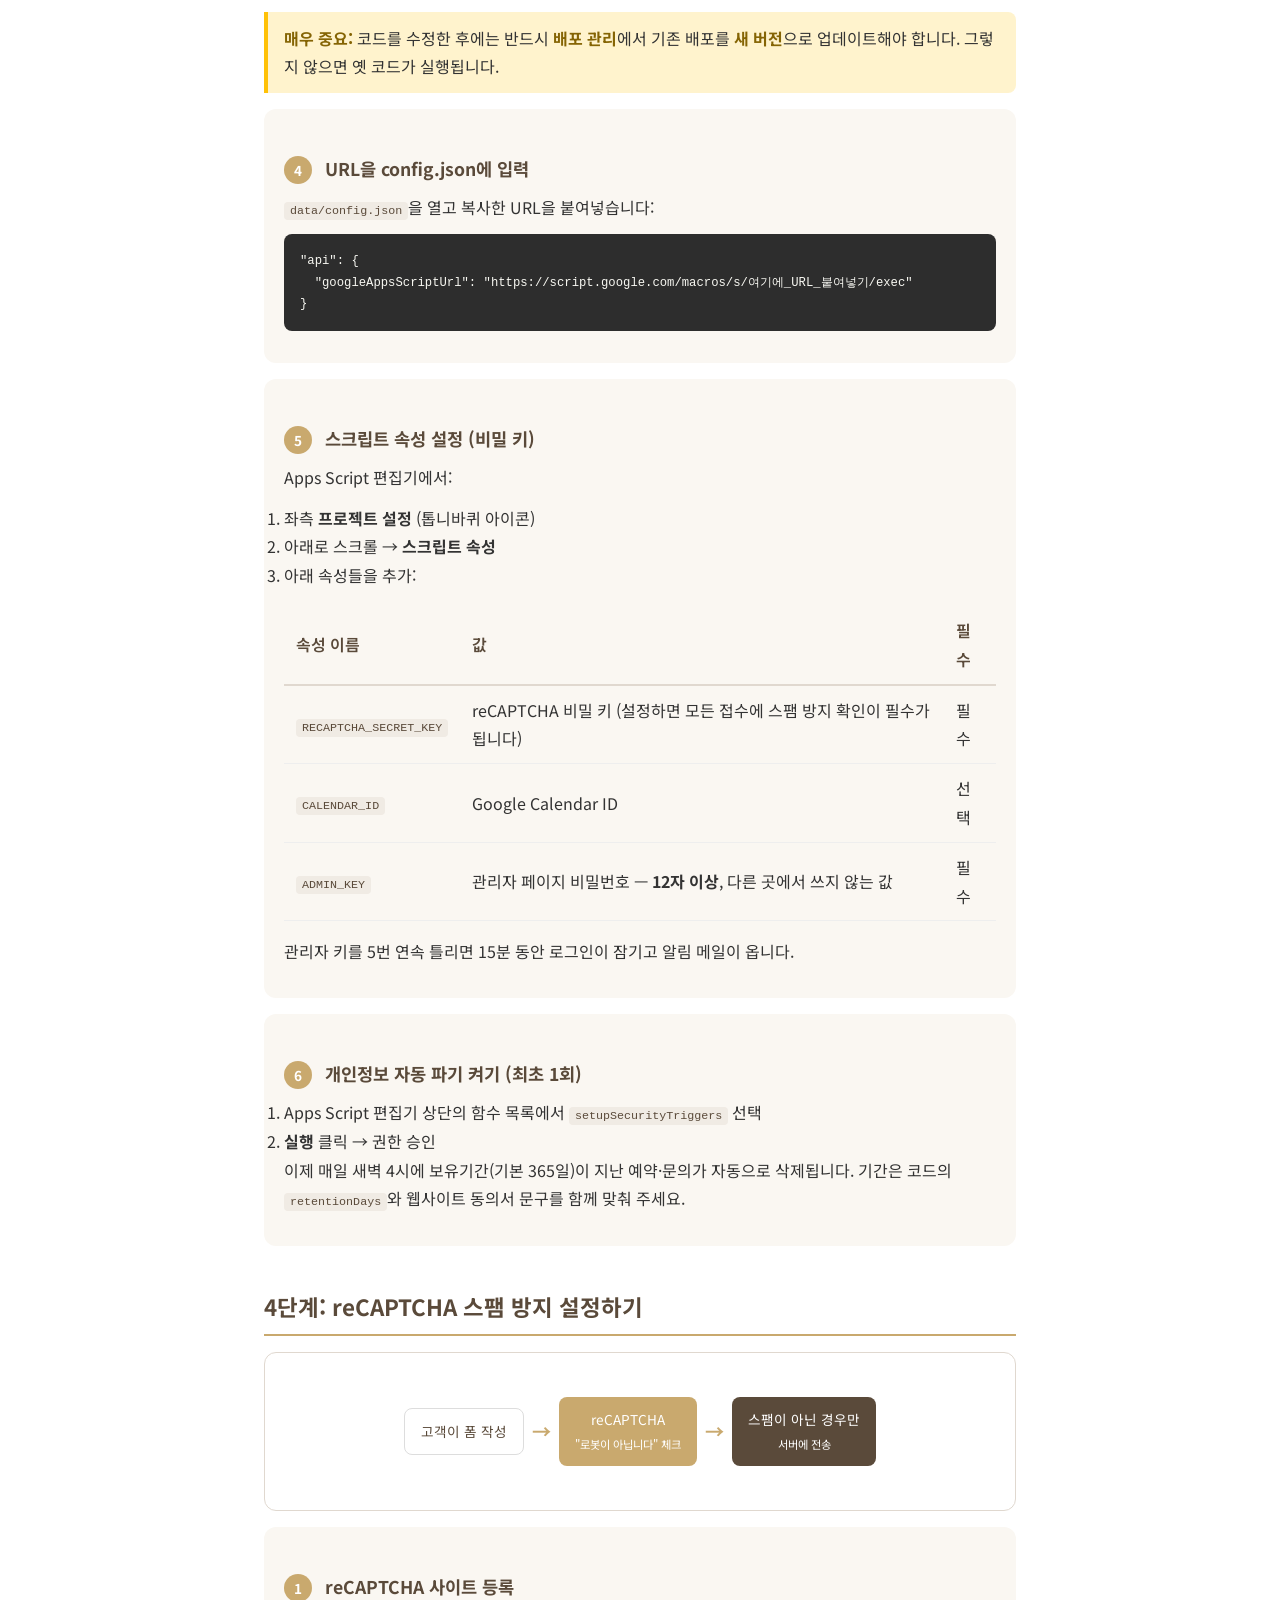
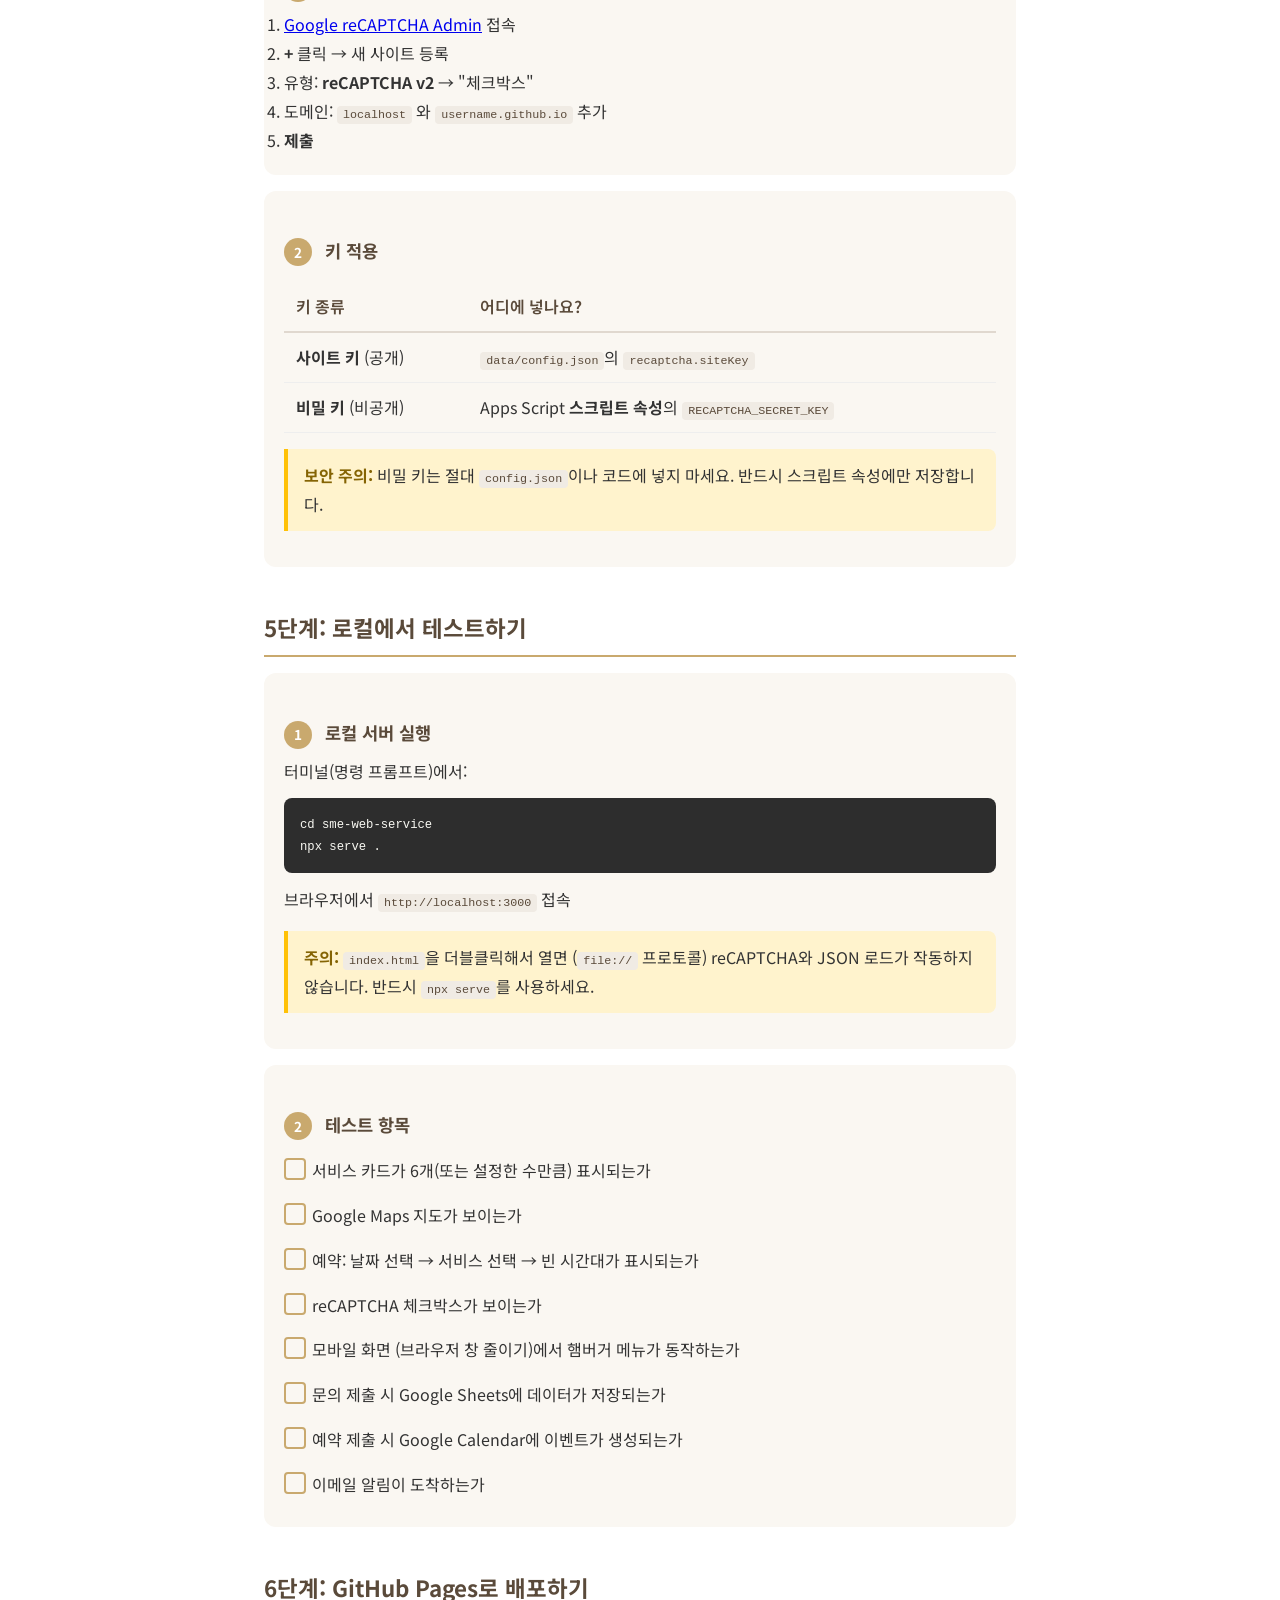
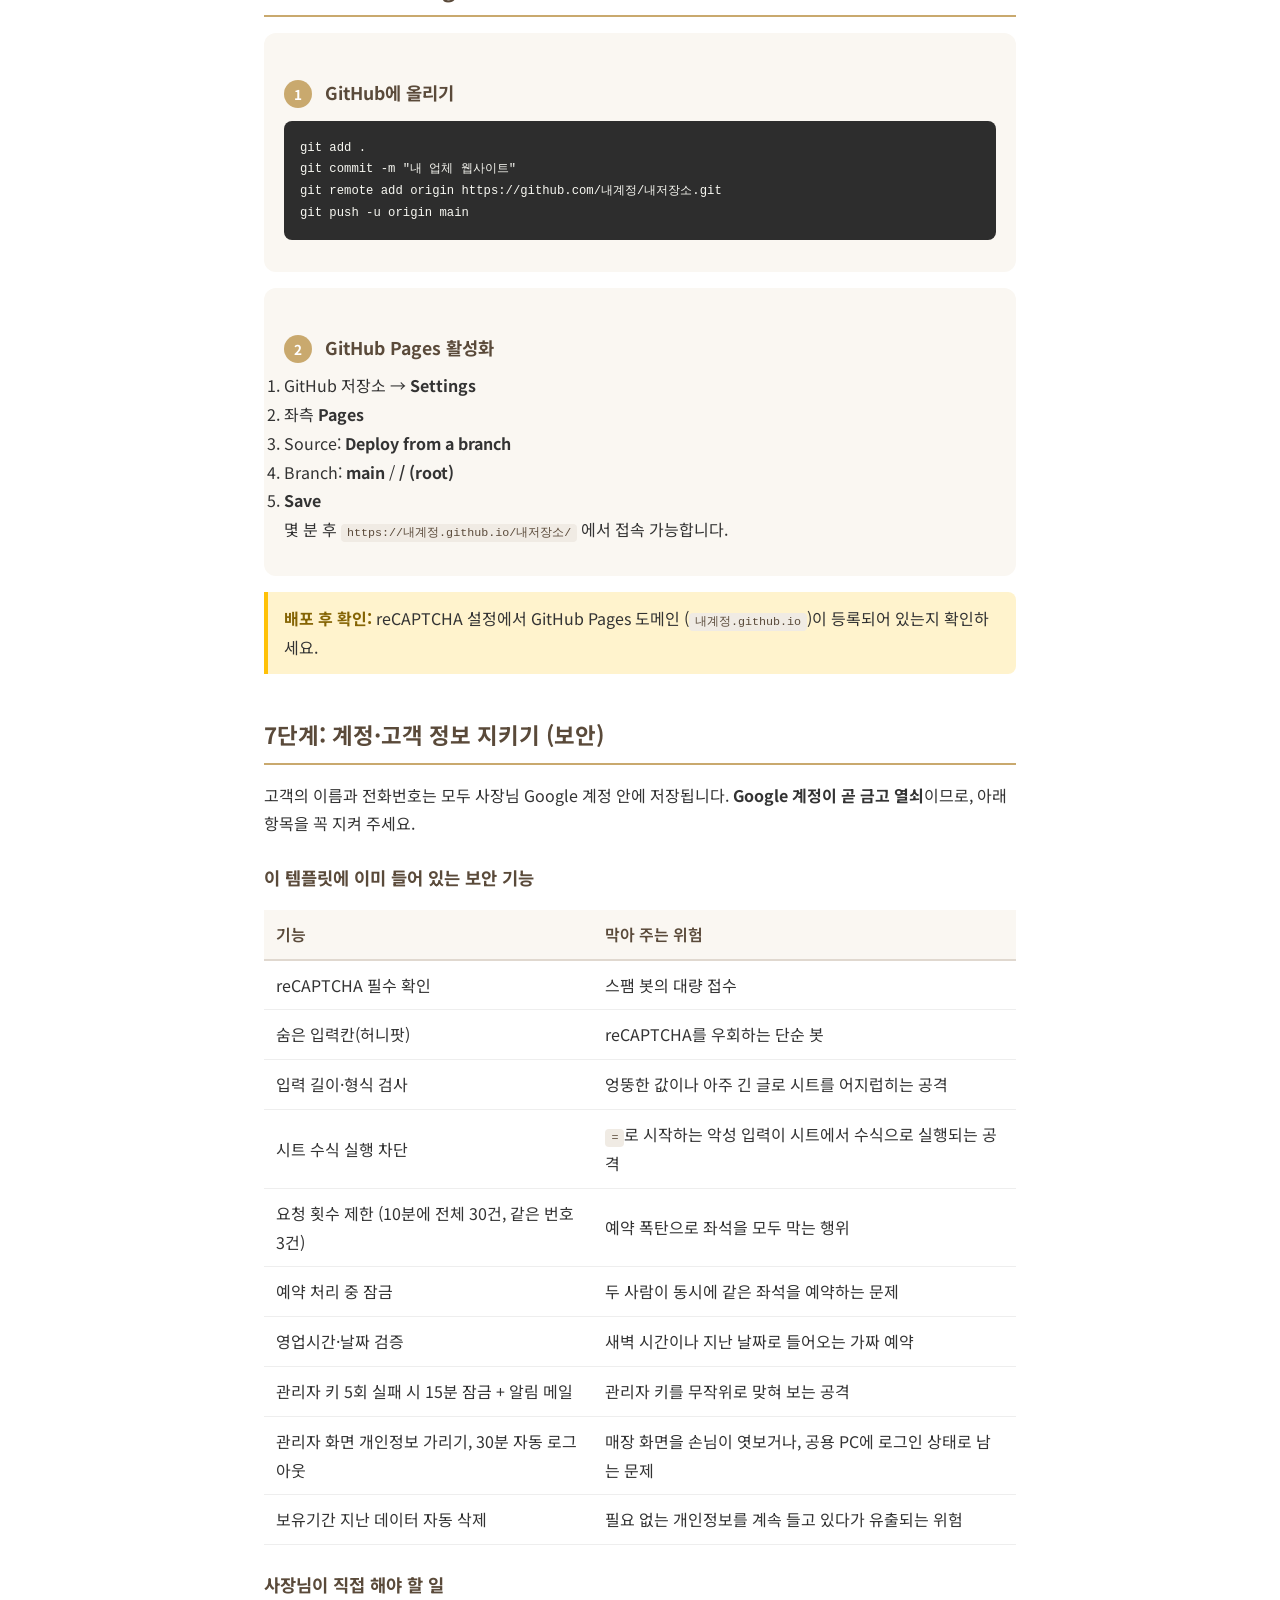
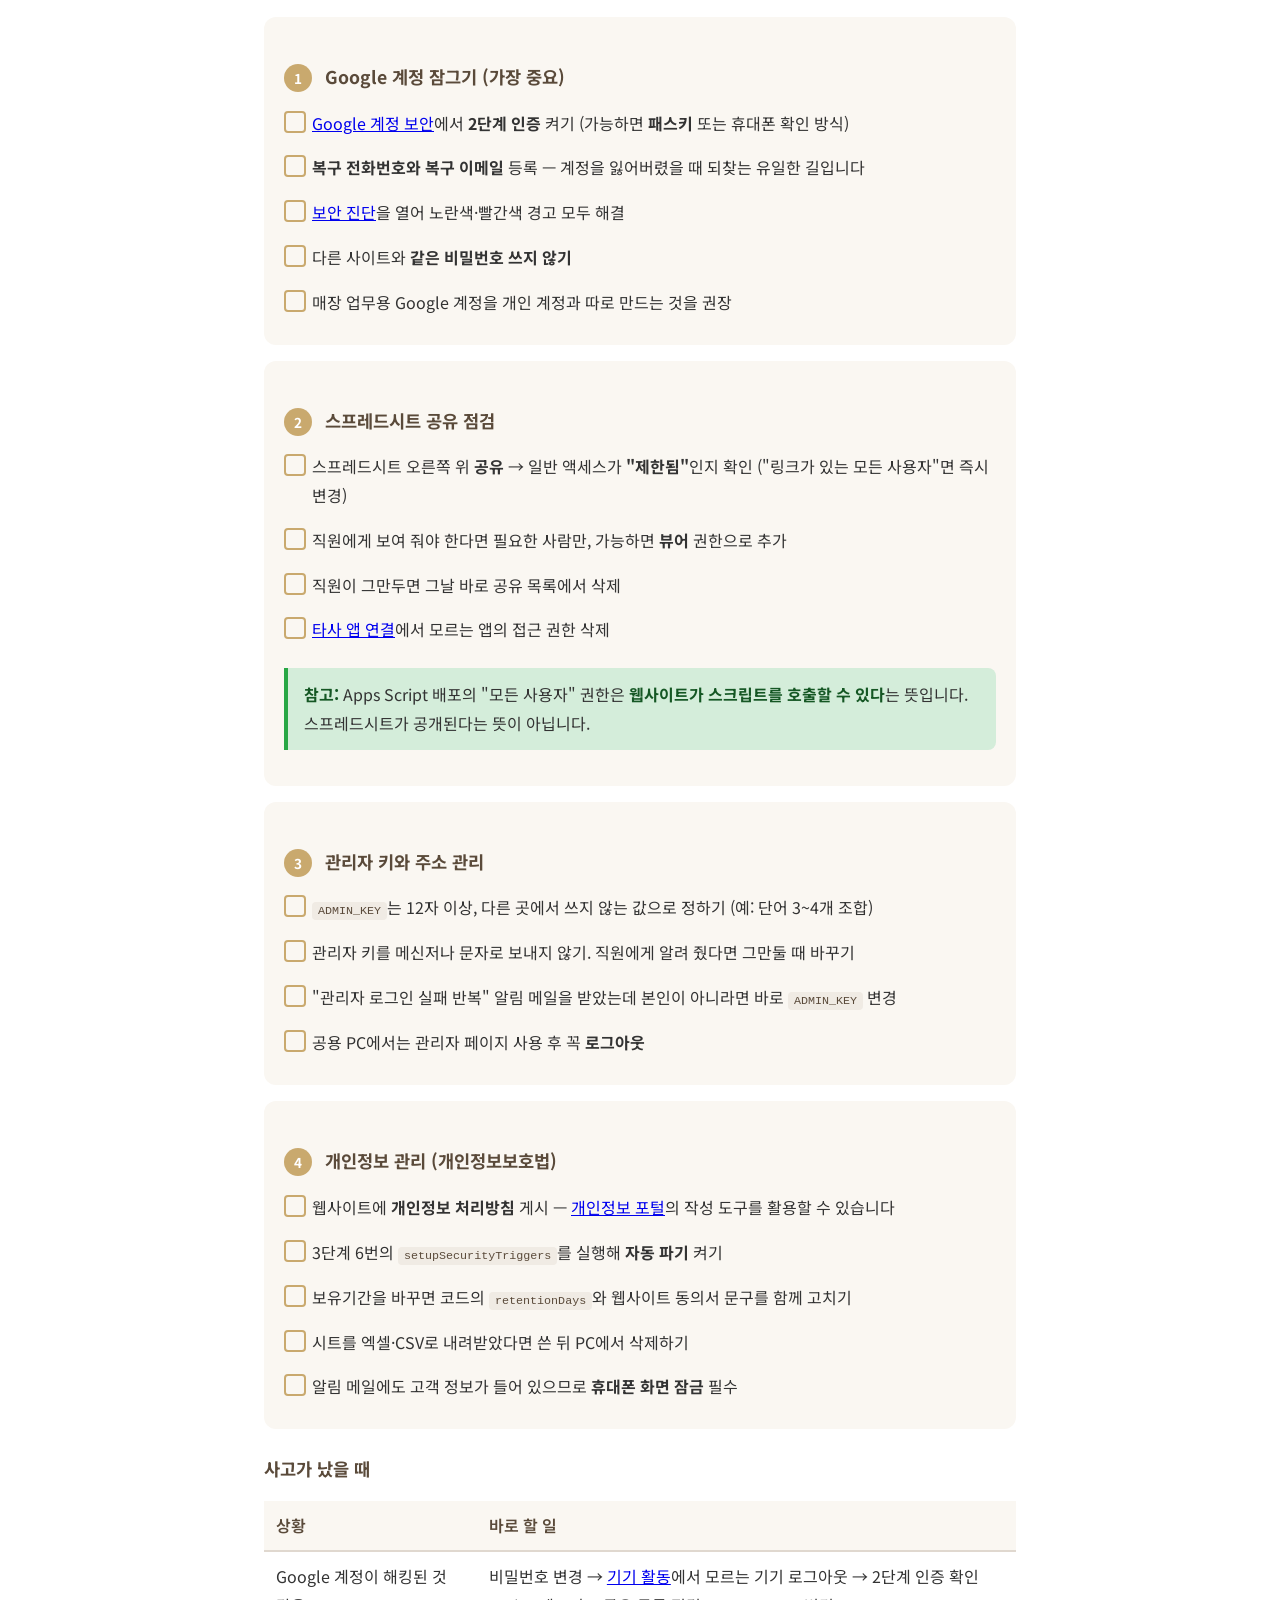
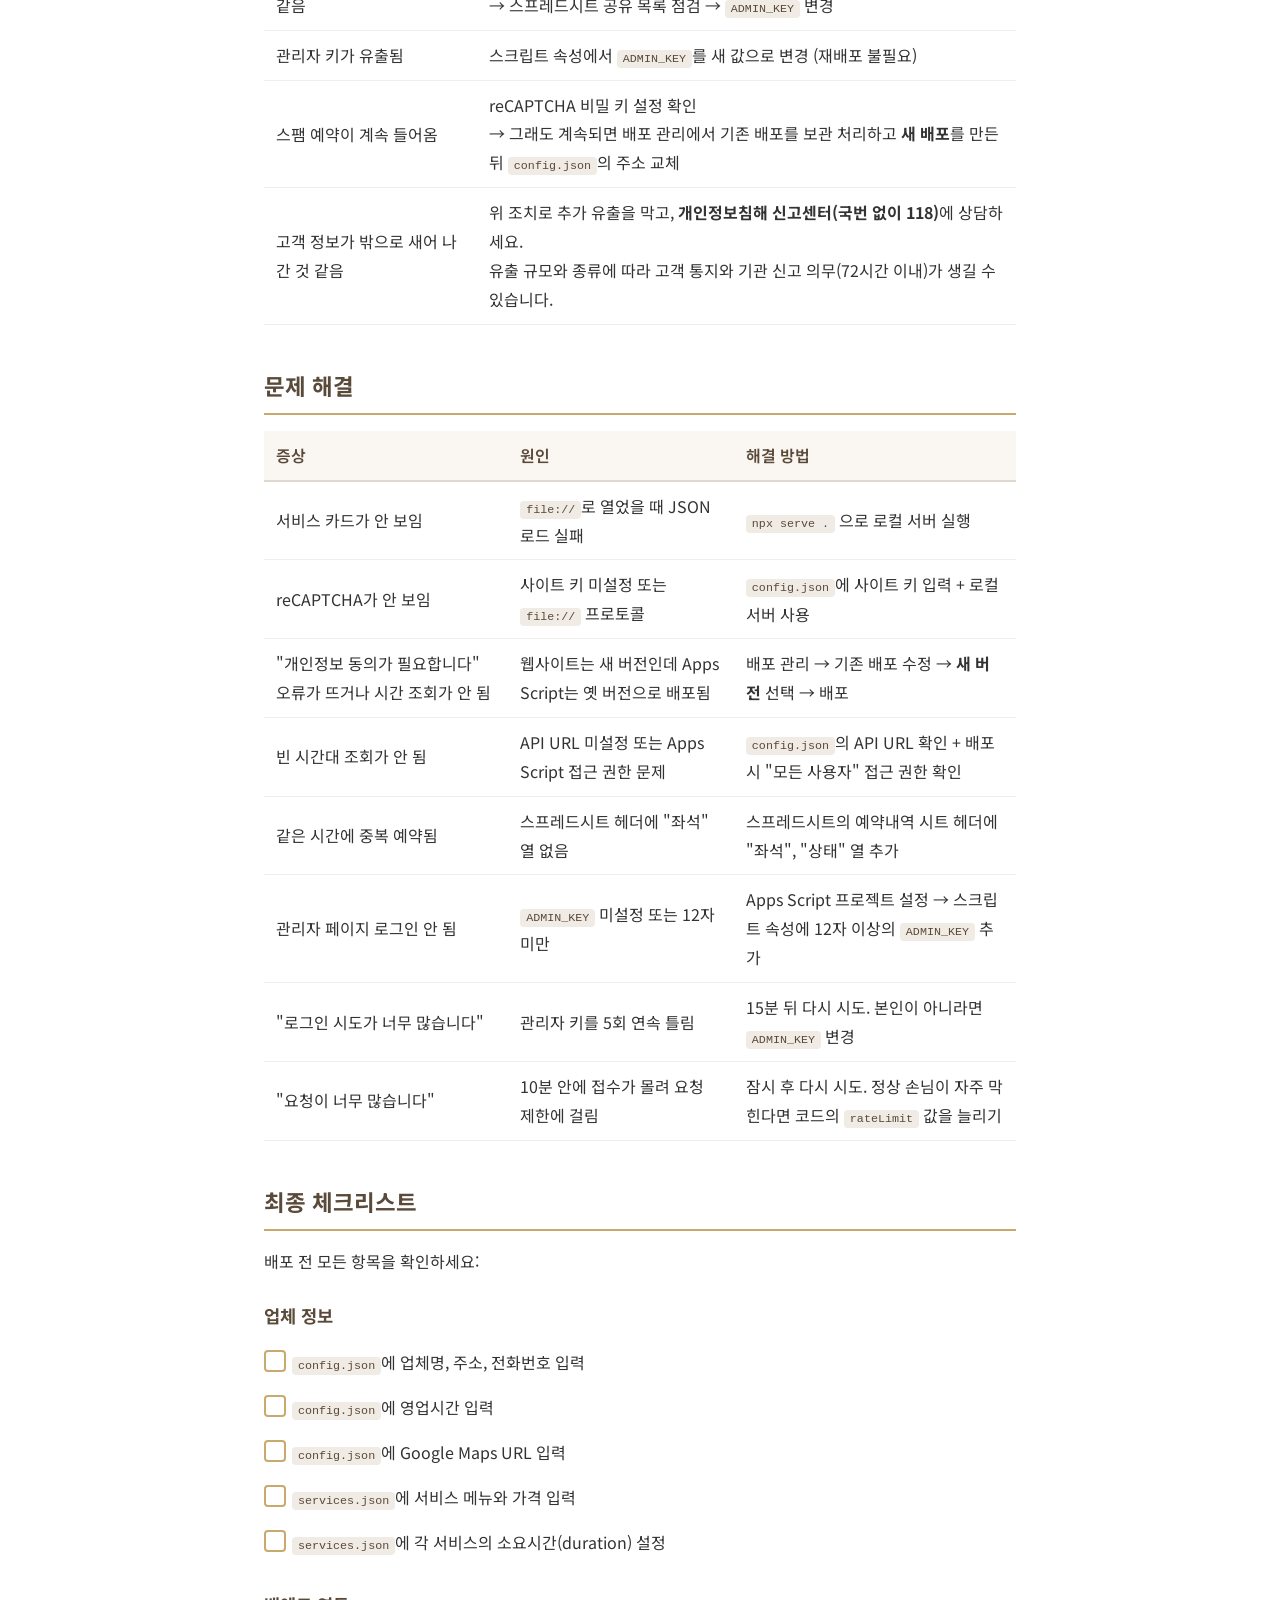
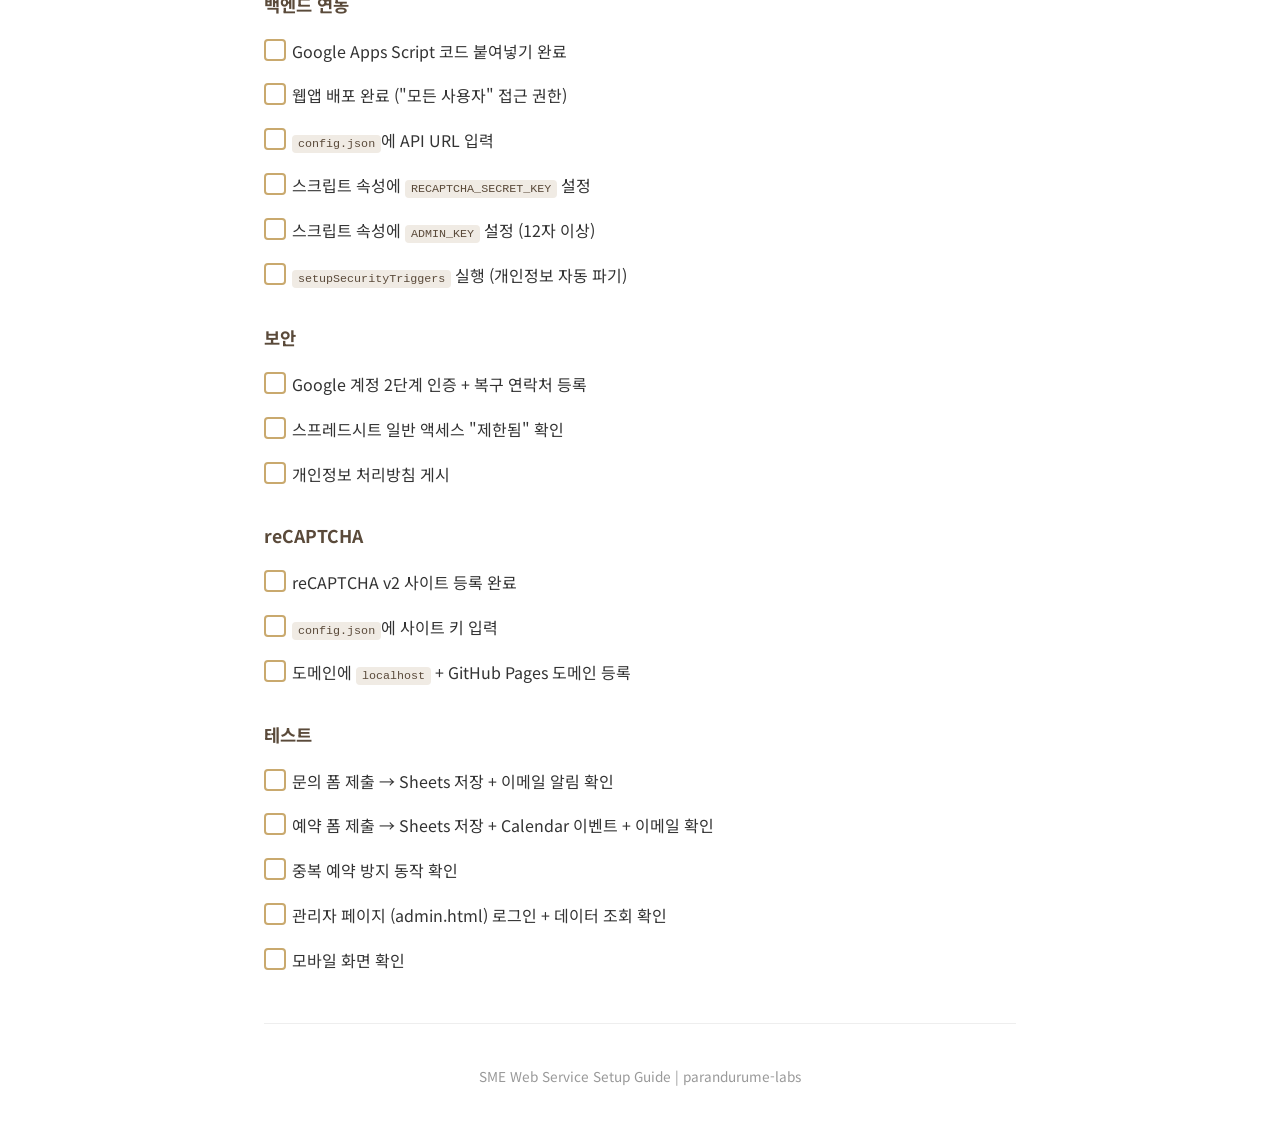
<file: docs/setup-guide.html>
<!DOCTYPE html>
<html lang="ko">
<head>
  <meta charset="UTF-8">
  <meta name="viewport" content="width=device-width, initial-scale=1.0">
  <title>소상공인 웹사이트 - 설정 가이드</title>
  <style>
    @media print {
      .no-print { display: none !important; }
      body { font-size: 11pt; }
      .page-break { page-break-before: always; }
      h2 { page-break-after: avoid; }
      .step-card { break-inside: avoid; }
    }

    * { margin: 0; padding: 0; box-sizing: border-box; }
    body { font-family: 'Noto Sans KR', -apple-system, sans-serif; color: #333; line-height: 1.8; max-width: 800px; margin: 0 auto; padding: 40px 24px; background: #fff; }

    h1 { font-size: 1.8rem; color: #5a4a3a; margin-bottom: 8px; }
    h2 { font-size: 1.4rem; color: #5a4a3a; margin: 40px 0 16px; padding-bottom: 8px; border-bottom: 2px solid #c9a96e; }
    h3 { font-size: 1.1rem; color: #5a4a3a; margin: 24px 0 8px; }
    p { margin-bottom: 12px; }

    .subtitle { color: #888; font-size: 1rem; margin-bottom: 32px; }

    .print-btn { position: fixed; top: 20px; right: 20px; padding: 10px 20px; background: #5a4a3a; color: #fff; border: none; border-radius: 8px; cursor: pointer; font-size: 0.9rem; font-family: inherit; z-index: 100; }
    .print-btn:hover { background: #7a6a5a; }

    .toc { background: #faf7f2; border-radius: 12px; padding: 24px; margin-bottom: 32px; }
    .toc h3 { margin-top: 0; }
    .toc ol { padding-left: 20px; }
    .toc li { margin-bottom: 6px; }
    .toc a { color: #5a4a3a; text-decoration: none; }
    .toc a:hover { color: #c9a96e; }

    .step-card { background: #faf7f2; border-radius: 12px; padding: 20px; margin: 16px 0; }
    .step-num { display: inline-flex; align-items: center; justify-content: center; width: 28px; height: 28px; background: #c9a96e; color: #fff; border-radius: 50%; font-size: 0.85rem; font-weight: 700; margin-right: 8px; }

    .diagram { background: #fff; border: 1px solid #e0d8cf; border-radius: 12px; padding: 24px; margin: 16px 0; text-align: center; }
    .diagram svg { max-width: 100%; height: auto; }

    .warning { background: #fff3cd; border-left: 4px solid #ffc107; padding: 12px 16px; border-radius: 0 8px 8px 0; margin: 16px 0; }
    .warning strong { color: #856404; }

    .tip { background: #d4edda; border-left: 4px solid #28a745; padding: 12px 16px; border-radius: 0 8px 8px 0; margin: 16px 0; }
    .tip strong { color: #155724; }

    code { background: #f0ebe4; padding: 2px 6px; border-radius: 4px; font-size: 0.9em; color: #5a4a3a; }
    pre { background: #2d2d2d; color: #f8f8f2; padding: 16px; border-radius: 8px; overflow-x: auto; margin: 12px 0; font-size: 0.85rem; line-height: 1.6; }
    pre code { background: none; color: inherit; padding: 0; }

    table { width: 100%; border-collapse: collapse; margin: 16px 0; }
    th { background: #faf7f2; padding: 10px 12px; text-align: left; font-weight: 600; color: #5a4a3a; border-bottom: 2px solid #e0d8cf; }
    td { padding: 10px 12px; border-bottom: 1px solid #eee; }

    .checklist { list-style: none; padding: 0; }
    .checklist li { padding: 8px 0; padding-left: 28px; position: relative; }
    .checklist li::before { content: ""; position: absolute; left: 0; top: 10px; width: 18px; height: 18px; border: 2px solid #c9a96e; border-radius: 4px; }

    .flow-diagram { display: flex; align-items: center; justify-content: center; flex-wrap: wrap; gap: 8px; padding: 20px; }
    .flow-box { background: #5a4a3a; color: #fff; padding: 10px 16px; border-radius: 8px; font-size: 0.85rem; text-align: center; min-width: 100px; }
    .flow-box.highlight { background: #c9a96e; }
    .flow-box.light { background: #fff; color: #5a4a3a; border: 1px solid #ddd; }
    .flow-arrow { font-size: 1.2rem; color: #c9a96e; font-weight: bold; }
  </style>
  <link rel="preconnect" href="https://fonts.googleapis.com">
  <link href="https://fonts.googleapis.com/css2?family=Noto+Sans+KR:wght@300;400;500;700&display=swap" rel="stylesheet">
</head>
<body>

<button class="print-btn no-print" onclick="window.print()">PDF로 저장</button>

<h1>소상공인 웹사이트 설정 가이드</h1>
<p class="subtitle">비개발자를 위한 단계별 안내서</p>

<!-- 목차 -->
<div class="toc">
  <h3>목차</h3>
  <ol>
    <li><a href="#overview">전체 구조 이해하기</a></li>
    <li><a href="#step1">1단계: 내 업체 정보 입력하기</a></li>
    <li><a href="#step2">2단계: Google 스프레드시트 만들기</a></li>
    <li><a href="#step3">3단계: Google Apps Script 설정하기</a></li>
    <li><a href="#step4">4단계: reCAPTCHA 스팸 방지 설정하기</a></li>
    <li><a href="#step5">5단계: 로컬에서 테스트하기</a></li>
    <li><a href="#step6">6단계: GitHub Pages로 배포하기</a></li>
    <li><a href="#security">7단계: 계정·고객 정보 지키기 (보안)</a></li>
    <li><a href="#troubleshooting">문제 해결</a></li>
    <li><a href="#checklist">최종 체크리스트</a></li>
  </ol>
</div>

<!-- 전체 구조 -->
<h2 id="overview">전체 구조 이해하기</h2>

<p>웹사이트는 크게 3개의 부분으로 나뉩니다:</p>

<div class="diagram">
  <div class="flow-diagram">
    <div class="flow-box light">고객이 웹사이트 방문</div>
    <div class="flow-arrow">&rarr;</div>
    <div class="flow-box">GitHub Pages<br><small>웹페이지 호스팅</small></div>
  </div>
  <br>
  <div class="flow-diagram">
    <div class="flow-box light">문의/예약 폼 제출</div>
    <div class="flow-arrow">&rarr;</div>
    <div class="flow-box highlight">Google Apps Script<br><small>데이터 처리</small></div>
    <div class="flow-arrow">&rarr;</div>
    <div class="flow-box">Google Sheets<br><small>데이터 저장</small></div>
  </div>
  <br>
  <div class="flow-diagram">
    <div class="flow-box highlight">Google Apps Script</div>
    <div class="flow-arrow">&rarr;</div>
    <div class="flow-box">Google Calendar<br><small>예약 일정</small></div>
    <div class="flow-arrow">+</div>
    <div class="flow-box">Gmail<br><small>알림 이메일</small></div>
  </div>
</div>

<h3>사용하는 Google 서비스</h3>
<table>
  <tr><th>서비스</th><th>하는 일</th><th>비용·한도</th></tr>
  <tr><td><strong>Google Sheets</strong><br><small>스프레드시트</small></td><td>예약·문의 내역을 저장하는 장부. 사장님은 엑셀처럼 바로 열어 보고 고칠 수 있습니다.</td><td>무료</td></tr>
  <tr><td><strong>Google Apps Script</strong></td><td>웹사이트 요청을 받아 좌석을 계산하고 시트에 기록하는 "서버" 역할. 별도 서버가 필요 없습니다.</td><td>무료 (실행 시간 등 일일 한도 있음)</td></tr>
  <tr><td><strong>Gmail</strong></td><td>새 예약·문의가 들어오면 사장님께 알림 메일 발송</td><td>무료 (개인 계정은 하루 약 100통)</td></tr>
  <tr><td><strong>Google Calendar</strong></td><td>확정된 예약을 일정으로 자동 등록. 휴대폰 캘린더 앱에서 바로 확인할 수 있습니다.</td><td>무료</td></tr>
  <tr><td><strong>reCAPTCHA</strong></td><td>"로봇이 아닙니다" 확인으로 스팸 접수 차단</td><td>무료</td></tr>
  <tr><td><strong>Google Maps</strong></td><td>오시는 길 지도 표시</td><td>무료 (퍼가기 기능, API 키 불필요)</td></tr>
</table>

<div class="tip">
  <strong>좋은 소식:</strong> 위 서비스는 모두 무료이며, Google 계정 하나만 있으면 됩니다. 한도는 <a href="https://developers.google.com/apps-script/guides/services/quotas" target="_blank" rel="noopener">Apps Script 할당량</a>에서 확인할 수 있으며, 동네 매장 규모에서는 넉넉합니다.
</div>

<div class="step-card">
  <h3>코드 없이 쓰는 더 간단한 대안</h3>
  <p>예약 좌석 관리가 필요 없다면 아래 서비스만으로도 시작할 수 있습니다.</p>
  <ul style="padding-left: 20px;">
    <li><strong>Google Forms</strong> — 문의·신청서를 만들면 응답이 Google Sheets에 자동으로 쌓입니다.</li>
    <li><strong>Google Calendar 예약 일정</strong> — 예약 가능한 시간을 열어 두면 손님이 직접 시간을 고르는 예약 페이지가 생깁니다. 기본 기능은 개인 계정에서도 쓸 수 있습니다.</li>
  </ul>
  <p>이 템플릿은 여기에 더해 <strong>좌석 수에 따른 동시 예약 관리, 관리자 화면, 보안 기능</strong>을 제공합니다.</p>
</div>

<!-- 1단계 -->
<h2 id="step1" class="page-break">1단계: 내 업체 정보 입력하기</h2>

<p>수정할 파일은 <strong>딱 2개</strong>입니다:</p>

<div class="step-card">
  <h3><span class="step-num">1</span> <code>data/config.json</code> — 업체 기본 정보</h3>
  <p>메모장이나 VS Code로 열어서 내 업체 정보로 바꿉니다:</p>
  <table>
    <tr><th>항목</th><th>설명</th><th>예시</th></tr>
    <tr><td><code>name</code></td><td>업체 전체 이름</td><td>"우리미용실 강남점"</td></tr>
    <tr><td><code>shortName</code></td><td>짧은 이름 (로고용)</td><td>"우리미용실"</td></tr>
    <tr><td><code>address</code></td><td>주소</td><td>"서울시 강남구 ..."</td></tr>
    <tr><td><code>phone</code></td><td>전화번호</td><td>"02-1234-5678"</td></tr>
    <tr><td><code>hours</code></td><td>영업시간</td><td>"09:00 - 18:00"</td></tr>
    <tr><td><code>googleMapsUrl</code></td><td>Google Maps 공유 링크</td><td>"https://maps.app.goo.gl/..."</td></tr>
    <tr><td><code>totalSeats</code></td><td>동시 서비스 가능 수</td><td>3 (의자 수)</td></tr>
  </table>
</div>

<div class="step-card">
  <h3><span class="step-num">2</span> <code>data/services.json</code> — 서비스 메뉴</h3>
  <p>서비스를 추가하거나 가격을 수정합니다. 각 서비스에 필요한 항목:</p>
  <table>
    <tr><th>항목</th><th>설명</th><th>예시</th></tr>
    <tr><td><code>id</code></td><td>영문 고유 ID</td><td>"mens-cut"</td></tr>
    <tr><td><code>name</code></td><td>서비스 이름</td><td>"남성 커트"</td></tr>
    <tr><td><code>price</code></td><td>가격</td><td>"15,000원"</td></tr>
    <tr><td><code>duration</code></td><td>소요시간 (분)</td><td>30</td></tr>
    <tr><td><code>description</code></td><td>한 줄 설명</td><td>"스타일 상담부터 마무리까지"</td></tr>
  </table>

  <div class="warning">
    <strong>주의:</strong> <code>duration</code> 값은 예약 시간 충돌 계산에 사용됩니다. 실제 소요시간보다 약간 여유있게 설정하세요.
  </div>
</div>

<!-- Google Maps 임베드 URL 구하기 -->
<h3>Google Maps 임베드 URL 구하는 방법</h3>
<ol>
  <li>Google Maps에서 내 업체를 검색합니다</li>
  <li><strong>공유</strong> 버튼을 클릭합니다</li>
  <li><strong>"링크 복사"</strong> → <code>googleMapsUrl</code>에 붙여넣기</li>
  <li><strong>"지도 퍼가기"</strong> → iframe 코드에서 <code>src="..."</code> 안의 URL만 복사 → <code>googleMapsEmbed</code>에 붙여넣기</li>
</ol>

<!-- 2단계 -->
<h2 id="step2" class="page-break">2단계: Google 스프레드시트 만들기</h2>

<div class="step-card">
  <h3><span class="step-num">1</span> 새 스프레드시트 생성</h3>
  <p><a href="https://sheets.google.com" target="_blank">sheets.google.com</a>에서 <strong>"새 스프레드시트"</strong>를 만듭니다.</p>
  <p>이름: <code>내 업체 문의/예약</code> (원하는 이름으로)</p>
</div>

<div class="tip">
  <strong>팁:</strong> 시트 헤더(열 제목)는 자동으로 생성됩니다. 빈 스프레드시트 그대로 두세요.
</div>

<!-- 3단계 -->
<h2 id="step3">3단계: Google Apps Script 설정하기</h2>

<p>이 단계가 가장 중요합니다. 아래 순서를 정확히 따라주세요.</p>

<div class="step-card">
  <h3><span class="step-num">1</span> Apps Script 편집기 열기</h3>
  <p>스프레드시트에서 <strong>확장 프로그램</strong> &rarr; <strong>Apps Script</strong> 클릭</p>
</div>

<div class="step-card">
  <h3><span class="step-num">2</span> 코드 붙여넣기</h3>
  <ol>
    <li>기본 코드(<code>myFunction</code>)를 <strong>모두 선택(Ctrl+A)</strong>하고 <strong>삭제</strong></li>
    <li>프로젝트의 <code>google-apps-script.js</code> 파일 내용을 <strong>전체 복사</strong></li>
    <li>Apps Script 편집기에 <strong>붙여넣기</strong></li>
    <li><strong>저장</strong> (Ctrl+S)</li>
  </ol>
</div>

<div class="step-card">
  <h3><span class="step-num">3</span> 웹앱으로 배포하기</h3>
  <ol>
    <li>우측 상단 <strong>배포</strong> &rarr; <strong>새 배포</strong></li>
    <li>유형: <strong>웹 앱</strong> 선택</li>
    <li>실행 사용자: <strong>나</strong></li>
    <li>액세스 권한: <strong>모든 사용자</strong></li>
    <li><strong>배포</strong> 클릭 &rarr; 승인</li>
    <li>표시된 <strong>웹앱 URL</strong>을 복사</li>
  </ol>
</div>

<div class="warning">
  <strong>매우 중요:</strong> 코드를 수정한 후에는 반드시 <strong>배포 관리</strong>에서 기존 배포를 <strong>새 버전</strong>으로 업데이트해야 합니다. 그렇지 않으면 옛 코드가 실행됩니다.
</div>

<div class="step-card">
  <h3><span class="step-num">4</span> URL을 config.json에 입력</h3>
  <p><code>data/config.json</code>을 열고 복사한 URL을 붙여넣습니다:</p>
  <pre><code>"api": {
  "googleAppsScriptUrl": "https://script.google.com/macros/s/여기에_URL_붙여넣기/exec"
}</code></pre>
</div>

<div class="step-card">
  <h3><span class="step-num">5</span> 스크립트 속성 설정 (비밀 키)</h3>
  <p>Apps Script 편집기에서:</p>
  <ol>
    <li>좌측 <strong>프로젝트 설정</strong> (톱니바퀴 아이콘)</li>
    <li>아래로 스크롤 &rarr; <strong>스크립트 속성</strong></li>
    <li>아래 속성들을 추가:</li>
  </ol>
  <table>
    <tr><th>속성 이름</th><th>값</th><th>필수</th></tr>
    <tr><td><code>RECAPTCHA_SECRET_KEY</code></td><td>reCAPTCHA 비밀 키 (설정하면 모든 접수에 스팸 방지 확인이 필수가 됩니다)</td><td>필수</td></tr>
    <tr><td><code>CALENDAR_ID</code></td><td>Google Calendar ID</td><td>선택</td></tr>
    <tr><td><code>ADMIN_KEY</code></td><td>관리자 페이지 비밀번호 — <strong>12자 이상</strong>, 다른 곳에서 쓰지 않는 값</td><td>필수</td></tr>
  </table>
  <p>관리자 키를 5번 연속 틀리면 15분 동안 로그인이 잠기고 알림 메일이 옵니다.</p>
</div>

<div class="step-card">
  <h3><span class="step-num">6</span> 개인정보 자동 파기 켜기 (최초 1회)</h3>
  <ol>
    <li>Apps Script 편집기 상단의 함수 목록에서 <code>setupSecurityTriggers</code> 선택</li>
    <li><strong>실행</strong> 클릭 &rarr; 권한 승인</li>
  </ol>
  <p>이제 매일 새벽 4시에 보유기간(기본 365일)이 지난 예약·문의가 자동으로 삭제됩니다. 기간은 코드의 <code>retentionDays</code>와 웹사이트 동의서 문구를 함께 맞춰 주세요.</p>
</div>

<!-- 4단계 -->
<h2 id="step4" class="page-break">4단계: reCAPTCHA 스팸 방지 설정하기</h2>

<div class="diagram">
  <div class="flow-diagram">
    <div class="flow-box light">고객이 폼 작성</div>
    <div class="flow-arrow">&rarr;</div>
    <div class="flow-box highlight">reCAPTCHA<br><small>"로봇이 아닙니다" 체크</small></div>
    <div class="flow-arrow">&rarr;</div>
    <div class="flow-box">스팸이 아닌 경우만<br><small>서버에 전송</small></div>
  </div>
</div>

<div class="step-card">
  <h3><span class="step-num">1</span> reCAPTCHA 사이트 등록</h3>
  <ol>
    <li><a href="https://www.google.com/recaptcha/admin" target="_blank">Google reCAPTCHA Admin</a> 접속</li>
    <li><strong>+</strong> 클릭 &rarr; 새 사이트 등록</li>
    <li>유형: <strong>reCAPTCHA v2</strong> &rarr; "체크박스"</li>
    <li>도메인: <code>localhost</code> 와 <code>username.github.io</code> 추가</li>
    <li><strong>제출</strong></li>
  </ol>
</div>

<div class="step-card">
  <h3><span class="step-num">2</span> 키 적용</h3>
  <table>
    <tr><th>키 종류</th><th>어디에 넣나요?</th></tr>
    <tr><td><strong>사이트 키</strong> (공개)</td><td><code>data/config.json</code>의 <code>recaptcha.siteKey</code></td></tr>
    <tr><td><strong>비밀 키</strong> (비공개)</td><td>Apps Script <strong>스크립트 속성</strong>의 <code>RECAPTCHA_SECRET_KEY</code></td></tr>
  </table>

  <div class="warning">
    <strong>보안 주의:</strong> 비밀 키는 절대 <code>config.json</code>이나 코드에 넣지 마세요. 반드시 스크립트 속성에만 저장합니다.
  </div>
</div>

<!-- 5단계 -->
<h2 id="step5" class="page-break">5단계: 로컬에서 테스트하기</h2>

<div class="step-card">
  <h3><span class="step-num">1</span> 로컬 서버 실행</h3>
  <p>터미널(명령 프롬프트)에서:</p>
  <pre><code>cd sme-web-service
npx serve .</code></pre>
  <p>브라우저에서 <code>http://localhost:3000</code> 접속</p>

  <div class="warning">
    <strong>주의:</strong> <code>index.html</code>을 더블클릭해서 열면 (<code>file://</code> 프로토콜) reCAPTCHA와 JSON 로드가 작동하지 않습니다. 반드시 <code>npx serve</code>를 사용하세요.
  </div>
</div>

<div class="step-card">
  <h3><span class="step-num">2</span> 테스트 항목</h3>
  <ul class="checklist">
    <li>서비스 카드가 6개(또는 설정한 수만큼) 표시되는가</li>
    <li>Google Maps 지도가 보이는가</li>
    <li>예약: 날짜 선택 &rarr; 서비스 선택 &rarr; 빈 시간대가 표시되는가</li>
    <li>reCAPTCHA 체크박스가 보이는가</li>
    <li>모바일 화면 (브라우저 창 줄이기)에서 햄버거 메뉴가 동작하는가</li>
    <li>문의 제출 시 Google Sheets에 데이터가 저장되는가</li>
    <li>예약 제출 시 Google Calendar에 이벤트가 생성되는가</li>
    <li>이메일 알림이 도착하는가</li>
  </ul>
</div>

<!-- 6단계 -->
<h2 id="step6" class="page-break">6단계: GitHub Pages로 배포하기</h2>

<div class="step-card">
  <h3><span class="step-num">1</span> GitHub에 올리기</h3>
  <pre><code>git add .
git commit -m "내 업체 웹사이트"
git remote add origin https://github.com/내계정/내저장소.git
git push -u origin main</code></pre>
</div>

<div class="step-card">
  <h3><span class="step-num">2</span> GitHub Pages 활성화</h3>
  <ol>
    <li>GitHub 저장소 &rarr; <strong>Settings</strong></li>
    <li>좌측 <strong>Pages</strong></li>
    <li>Source: <strong>Deploy from a branch</strong></li>
    <li>Branch: <strong>main</strong> / <strong>/ (root)</strong></li>
    <li><strong>Save</strong></li>
  </ol>
  <p>몇 분 후 <code>https://내계정.github.io/내저장소/</code> 에서 접속 가능합니다.</p>
</div>

<div class="warning">
  <strong>배포 후 확인:</strong> reCAPTCHA 설정에서 GitHub Pages 도메인 (<code>내계정.github.io</code>)이 등록되어 있는지 확인하세요.
</div>

<!-- 7단계 -->
<h2 id="security" class="page-break">7단계: 계정·고객 정보 지키기 (보안)</h2>

<p>고객의 이름과 전화번호는 모두 사장님 Google 계정 안에 저장됩니다. <strong>Google 계정이 곧 금고 열쇠</strong>이므로, 아래 항목을 꼭 지켜 주세요.</p>

<h3>이 템플릿에 이미 들어 있는 보안 기능</h3>
<table>
  <tr><th>기능</th><th>막아 주는 위험</th></tr>
  <tr><td>reCAPTCHA 필수 확인</td><td>스팸 봇의 대량 접수</td></tr>
  <tr><td>숨은 입력칸(허니팟)</td><td>reCAPTCHA를 우회하는 단순 봇</td></tr>
  <tr><td>입력 길이·형식 검사</td><td>엉뚱한 값이나 아주 긴 글로 시트를 어지럽히는 공격</td></tr>
  <tr><td>시트 수식 실행 차단</td><td><code>=</code>로 시작하는 악성 입력이 시트에서 수식으로 실행되는 공격</td></tr>
  <tr><td>요청 횟수 제한 (10분에 전체 30건, 같은 번호 3건)</td><td>예약 폭탄으로 좌석을 모두 막는 행위</td></tr>
  <tr><td>예약 처리 중 잠금</td><td>두 사람이 동시에 같은 좌석을 예약하는 문제</td></tr>
  <tr><td>영업시간·날짜 검증</td><td>새벽 시간이나 지난 날짜로 들어오는 가짜 예약</td></tr>
  <tr><td>관리자 키 5회 실패 시 15분 잠금 + 알림 메일</td><td>관리자 키를 무작위로 맞혀 보는 공격</td></tr>
  <tr><td>관리자 화면 개인정보 가리기, 30분 자동 로그아웃</td><td>매장 화면을 손님이 엿보거나, 공용 PC에 로그인 상태로 남는 문제</td></tr>
  <tr><td>보유기간 지난 데이터 자동 삭제</td><td>필요 없는 개인정보를 계속 들고 있다가 유출되는 위험</td></tr>
</table>

<h3>사장님이 직접 해야 할 일</h3>

<div class="step-card">
  <h3><span class="step-num">1</span> Google 계정 잠그기 (가장 중요)</h3>
  <ul class="checklist">
    <li><a href="https://myaccount.google.com/security" target="_blank" rel="noopener">Google 계정 보안</a>에서 <strong>2단계 인증</strong> 켜기 (가능하면 <strong>패스키</strong> 또는 휴대폰 확인 방식)</li>
    <li><strong>복구 전화번호와 복구 이메일</strong> 등록 — 계정을 잃어버렸을 때 되찾는 유일한 길입니다</li>
    <li><a href="https://myaccount.google.com/security-checkup" target="_blank" rel="noopener">보안 진단</a>을 열어 노란색·빨간색 경고 모두 해결</li>
    <li>다른 사이트와 <strong>같은 비밀번호 쓰지 않기</strong></li>
    <li>매장 업무용 Google 계정을 개인 계정과 따로 만드는 것을 권장</li>
  </ul>
</div>

<div class="step-card">
  <h3><span class="step-num">2</span> 스프레드시트 공유 점검</h3>
  <ul class="checklist">
    <li>스프레드시트 오른쪽 위 <strong>공유</strong> &rarr; 일반 액세스가 <strong>"제한됨"</strong>인지 확인 ("링크가 있는 모든 사용자"면 즉시 변경)</li>
    <li>직원에게 보여 줘야 한다면 필요한 사람만, 가능하면 <strong>뷰어</strong> 권한으로 추가</li>
    <li>직원이 그만두면 그날 바로 공유 목록에서 삭제</li>
    <li><a href="https://myaccount.google.com/connections" target="_blank" rel="noopener">타사 앱 연결</a>에서 모르는 앱의 접근 권한 삭제</li>
  </ul>
  <div class="tip">
    <strong>참고:</strong> Apps Script 배포의 "모든 사용자" 권한은 <strong>웹사이트가 스크립트를 호출할 수 있다</strong>는 뜻입니다. 스프레드시트가 공개된다는 뜻이 아닙니다.
  </div>
</div>

<div class="step-card">
  <h3><span class="step-num">3</span> 관리자 키와 주소 관리</h3>
  <ul class="checklist">
    <li><code>ADMIN_KEY</code>는 12자 이상, 다른 곳에서 쓰지 않는 값으로 정하기 (예: 단어 3~4개 조합)</li>
    <li>관리자 키를 메신저나 문자로 보내지 않기. 직원에게 알려 줬다면 그만둘 때 바꾸기</li>
    <li>"관리자 로그인 실패 반복" 알림 메일을 받았는데 본인이 아니라면 바로 <code>ADMIN_KEY</code> 변경</li>
    <li>공용 PC에서는 관리자 페이지 사용 후 꼭 <strong>로그아웃</strong></li>
  </ul>
</div>

<div class="step-card">
  <h3><span class="step-num">4</span> 개인정보 관리 (개인정보보호법)</h3>
  <ul class="checklist">
    <li>웹사이트에 <strong>개인정보 처리방침</strong> 게시 — <a href="https://www.privacy.go.kr" target="_blank" rel="noopener">개인정보 포털</a>의 작성 도구를 활용할 수 있습니다</li>
    <li>3단계 6번의 <code>setupSecurityTriggers</code>를 실행해 <strong>자동 파기</strong> 켜기</li>
    <li>보유기간을 바꾸면 코드의 <code>retentionDays</code>와 웹사이트 동의서 문구를 함께 고치기</li>
    <li>시트를 엑셀·CSV로 내려받았다면 쓴 뒤 PC에서 삭제하기</li>
    <li>알림 메일에도 고객 정보가 들어 있으므로 <strong>휴대폰 화면 잠금</strong> 필수</li>
  </ul>
</div>

<h3>사고가 났을 때</h3>
<table>
  <tr><th>상황</th><th>바로 할 일</th></tr>
  <tr>
    <td>Google 계정이 해킹된 것 같음</td>
    <td>
      비밀번호 변경 &rarr; <a href="https://myaccount.google.com/device-activity" target="_blank" rel="noopener">기기 활동</a>에서 모르는 기기 로그아웃 &rarr; 2단계 인증 확인<br>
      &rarr; 스프레드시트 공유 목록 점검 &rarr; <code>ADMIN_KEY</code> 변경
    </td>
  </tr>
  <tr>
    <td>관리자 키가 유출됨</td>
    <td>스크립트 속성에서 <code>ADMIN_KEY</code>를 새 값으로 변경 (재배포 불필요)</td>
  </tr>
  <tr>
    <td>스팸 예약이 계속 들어옴</td>
    <td>
      reCAPTCHA 비밀 키 설정 확인<br>
      &rarr; 그래도 계속되면 배포 관리에서 기존 배포를 보관 처리하고 <strong>새 배포</strong>를 만든 뒤 <code>config.json</code>의 주소 교체
    </td>
  </tr>
  <tr>
    <td>고객 정보가 밖으로 새어 나간 것 같음</td>
    <td>
      위 조치로 추가 유출을 막고, <strong>개인정보침해 신고센터(국번 없이 118)</strong>에 상담하세요.<br>
      유출 규모와 종류에 따라 고객 통지와 기관 신고 의무(72시간 이내)가 생길 수 있습니다.
    </td>
  </tr>
</table>

<!-- 문제 해결 -->
<h2 id="troubleshooting" class="page-break">문제 해결</h2>

<table>
  <tr><th>증상</th><th>원인</th><th>해결 방법</th></tr>
  <tr>
    <td>서비스 카드가 안 보임</td>
    <td><code>file://</code>로 열었을 때 JSON 로드 실패</td>
    <td><code>npx serve .</code> 으로 로컬 서버 실행</td>
  </tr>
  <tr>
    <td>reCAPTCHA가 안 보임</td>
    <td>사이트 키 미설정 또는 <code>file://</code> 프로토콜</td>
    <td><code>config.json</code>에 사이트 키 입력 + 로컬 서버 사용</td>
  </tr>
  <tr>
    <td>"개인정보 동의가 필요합니다" 오류가 뜨거나 시간 조회가 안 됨</td>
    <td>웹사이트는 새 버전인데 Apps Script는 옛 버전으로 배포됨</td>
    <td>배포 관리 &rarr; 기존 배포 수정 &rarr; <strong>새 버전</strong> 선택 &rarr; 배포</td>
  </tr>
  <tr>
    <td>빈 시간대 조회가 안 됨</td>
    <td>API URL 미설정 또는 Apps Script 접근 권한 문제</td>
    <td><code>config.json</code>의 API URL 확인 + 배포 시 "모든 사용자" 접근 권한 확인</td>
  </tr>
  <tr>
    <td>같은 시간에 중복 예약됨</td>
    <td>스프레드시트 헤더에 "좌석" 열 없음</td>
    <td>스프레드시트의 예약내역 시트 헤더에 "좌석", "상태" 열 추가</td>
  </tr>
  <tr>
    <td>관리자 페이지 로그인 안 됨</td>
    <td><code>ADMIN_KEY</code> 미설정 또는 12자 미만</td>
    <td>Apps Script 프로젝트 설정 &rarr; 스크립트 속성에 12자 이상의 <code>ADMIN_KEY</code> 추가</td>
  </tr>
  <tr>
    <td>"로그인 시도가 너무 많습니다"</td>
    <td>관리자 키를 5회 연속 틀림</td>
    <td>15분 뒤 다시 시도. 본인이 아니라면 <code>ADMIN_KEY</code> 변경</td>
  </tr>
  <tr>
    <td>"요청이 너무 많습니다"</td>
    <td>10분 안에 접수가 몰려 요청 제한에 걸림</td>
    <td>잠시 후 다시 시도. 정상 손님이 자주 막힌다면 코드의 <code>rateLimit</code> 값을 늘리기</td>
  </tr>
</table>

<!-- 최종 체크리스트 -->
<h2 id="checklist" class="page-break">최종 체크리스트</h2>

<p>배포 전 모든 항목을 확인하세요:</p>

<h3>업체 정보</h3>
<ul class="checklist">
  <li><code>config.json</code>에 업체명, 주소, 전화번호 입력</li>
  <li><code>config.json</code>에 영업시간 입력</li>
  <li><code>config.json</code>에 Google Maps URL 입력</li>
  <li><code>services.json</code>에 서비스 메뉴와 가격 입력</li>
  <li><code>services.json</code>에 각 서비스의 소요시간(duration) 설정</li>
</ul>

<h3>백엔드 연동</h3>
<ul class="checklist">
  <li>Google Apps Script 코드 붙여넣기 완료</li>
  <li>웹앱 배포 완료 ("모든 사용자" 접근 권한)</li>
  <li><code>config.json</code>에 API URL 입력</li>
  <li>스크립트 속성에 <code>RECAPTCHA_SECRET_KEY</code> 설정</li>
  <li>스크립트 속성에 <code>ADMIN_KEY</code> 설정 (12자 이상)</li>
  <li><code>setupSecurityTriggers</code> 실행 (개인정보 자동 파기)</li>
</ul>

<h3>보안</h3>
<ul class="checklist">
  <li>Google 계정 2단계 인증 + 복구 연락처 등록</li>
  <li>스프레드시트 일반 액세스 "제한됨" 확인</li>
  <li>개인정보 처리방침 게시</li>
</ul>

<h3>reCAPTCHA</h3>
<ul class="checklist">
  <li>reCAPTCHA v2 사이트 등록 완료</li>
  <li><code>config.json</code>에 사이트 키 입력</li>
  <li>도메인에 <code>localhost</code> + GitHub Pages 도메인 등록</li>
</ul>

<h3>테스트</h3>
<ul class="checklist">
  <li>문의 폼 제출 &rarr; Sheets 저장 + 이메일 알림 확인</li>
  <li>예약 폼 제출 &rarr; Sheets 저장 + Calendar 이벤트 + 이메일 확인</li>
  <li>중복 예약 방지 동작 확인</li>
  <li>관리자 페이지 (admin.html) 로그인 + 데이터 조회 확인</li>
  <li>모바일 화면 확인</li>
</ul>

<hr style="margin: 40px 0; border: none; border-top: 1px solid #eee;">
<p style="text-align: center; color: #999; font-size: 0.85rem;">
  SME Web Service Setup Guide | parandurume-labs
</p>

</body>
</html>
</file>
<file: css/styles.css>
/* ===== Reset & Base ===== */
*,
*::before,
*::after {
  margin: 0;
  padding: 0;
  box-sizing: border-box;
}

html {
  scroll-behavior: smooth;
  scroll-padding-top: 70px;
}

body {
  font-family: 'Noto Sans KR', sans-serif;
  color: #333;
  line-height: 1.6;
  background-color: #fefefe;
}

a {
  text-decoration: none;
  color: inherit;
}

ul {
  list-style: none;
}

img {
  max-width: 100%;
  height: auto;
}

/* ===== Utilities ===== */
.container {
  max-width: 1080px;
  margin: 0 auto;
  padding: 0 20px;
}

.placeholder {
  color: #767676;
  font-style: italic;
}

.required {
  color: #e74c3c;
}

/* ===== Navbar ===== */
.navbar {
  position: fixed;
  top: 0;
  left: 0;
  right: 0;
  z-index: 1000;
  background: rgba(255, 255, 255, 0.95);
  backdrop-filter: blur(10px);
  box-shadow: 0 1px 4px rgba(0, 0, 0, 0.08);
  transition: box-shadow 0.3s;
}

.nav-container {
  max-width: 1080px;
  margin: 0 auto;
  padding: 0 20px;
  display: flex;
  align-items: center;
  justify-content: space-between;
  height: 64px;
}

.nav-logo {
  font-size: 1.4rem;
  font-weight: 700;
  color: #5a4a3a;
}

.nav-menu {
  display: flex;
  gap: 32px;
}

.nav-link {
  font-size: 0.95rem;
  font-weight: 500;
  color: #555;
  transition: color 0.2s;
  position: relative;
}

.nav-link:hover,
.nav-link.active {
  color: #5a4a3a;
}

.nav-link::after {
  content: '';
  position: absolute;
  bottom: -4px;
  left: 0;
  width: 0;
  height: 2px;
  background: #c9a96e;
  transition: width 0.3s;
}

.nav-link:hover::after,
.nav-link.active::after {
  width: 100%;
}

/* Mobile Toggle */
.nav-toggle {
  display: none;
  flex-direction: column;
  gap: 5px;
  background: none;
  border: none;
  cursor: pointer;
  padding: 4px;
}

.nav-toggle span {
  width: 24px;
  height: 2px;
  background: #555;
  transition: transform 0.3s, opacity 0.3s;
}

.nav-toggle.active span:nth-child(1) {
  transform: rotate(45deg) translate(5px, 5px);
}

.nav-toggle.active span:nth-child(2) {
  opacity: 0;
}

.nav-toggle.active span:nth-child(3) {
  transform: rotate(-45deg) translate(5px, -5px);
}

/* ===== Hero ===== */
.hero {
  min-height: 100vh;
  display: flex;
  align-items: center;
  justify-content: center;
  text-align: center;
  background: linear-gradient(135deg, #f5efe6 0%, #e8ddd0 50%, #d4c5b0 100%);
  padding: 80px 20px 60px;
}

.hero-content h1 {
  font-size: 3.2rem;
  font-weight: 700;
  color: #5a4a3a;
  margin-bottom: 8px;
  letter-spacing: -1px;
}

.hero-subtitle {
  font-size: 1.3rem;
  color: #8b7355;
  margin-bottom: 24px;
  font-weight: 400;
}

.hero-description {
  font-size: 1.1rem;
  color: #666;
  margin-bottom: 40px;
  line-height: 1.8;
}

/* ===== Buttons ===== */
.btn {
  display: inline-block;
  padding: 14px 36px;
  border-radius: 50px;
  font-size: 1rem;
  font-weight: 500;
  cursor: pointer;
  transition: all 0.3s;
  border: 2px solid transparent;
  font-family: inherit;
}

.btn-primary {
  background: #5a4a3a;
  color: #fff;
  border-color: #5a4a3a;
}

.btn-primary:hover {
  background: #7a6a5a;
  border-color: #7a6a5a;
  transform: translateY(-2px);
  box-shadow: 0 4px 12px rgba(90, 74, 58, 0.3);
}

.btn-outline {
  background: transparent;
  color: #5a4a3a;
  border-color: #5a4a3a;
}

.btn-outline:hover {
  background: #5a4a3a;
  color: #fff;
}

.btn-full {
  width: 100%;
}

.btn-hero-outline {
  border-color: #8b7355;
  color: #8b7355;
}

.btn-hero-outline:hover {
  background: #8b7355;
  color: #fff;
}

.hero-buttons {
  display: flex;
  gap: 16px;
  justify-content: center;
  flex-wrap: wrap;
}

/* ===== Sections ===== */
.section {
  padding: 80px 0;
}

.section-alt {
  background: #faf7f2;
}

.section-title {
  text-align: center;
  font-size: 2rem;
  font-weight: 700;
  color: #5a4a3a;
  margin-bottom: 8px;
}

.section-subtitle {
  text-align: center;
  color: #888;
  font-size: 1rem;
  margin-bottom: 48px;
}

/* ===== Services ===== */
.services-grid {
  display: grid;
  grid-template-columns: repeat(3, 1fr);
  gap: 24px;
  margin-bottom: 24px;
}

.service-card {
  background: #fff;
  border: 1px solid #eee;
  border-radius: 16px;
  padding: 32px 24px;
  text-align: center;
  transition: transform 0.3s, box-shadow 0.3s;
}

.service-card:hover {
  transform: translateY(-4px);
  box-shadow: 0 8px 24px rgba(0, 0, 0, 0.08);
}

.service-icon {
  font-size: 2.4rem;
  margin-bottom: 16px;
}

.service-card h3 {
  font-size: 1.15rem;
  font-weight: 600;
  color: #5a4a3a;
  margin-bottom: 8px;
}

.service-price {
  font-size: 1.3rem;
  font-weight: 700;
  color: #c9a96e;
  margin-bottom: 8px;
}

.service-desc {
  font-size: 0.9rem;
  color: #888;
}

.services-note {
  text-align: center;
  color: #767676;
  font-size: 0.85rem;
}

/* ===== Location ===== */
.location-grid {
  display: grid;
  grid-template-columns: 1fr 1fr;
  gap: 40px;
  align-items: start;
}

.map-container {
  border-radius: 16px;
  overflow: hidden;
  box-shadow: 0 4px 16px rgba(0, 0, 0, 0.08);
}

.map-container iframe {
  display: block;
}

.location-info {
  display: flex;
  flex-direction: column;
  gap: 24px;
}

.info-item h3 {
  font-size: 1.05rem;
  font-weight: 600;
  color: #5a4a3a;
  margin-bottom: 8px;
}

.info-item p {
  color: #666;
  line-height: 1.7;
}

.info-link {
  color: #5a4a3a;
  font-weight: 500;
}

.info-link:hover {
  color: #c9a96e;
}

.hours-list li {
  display: flex;
  justify-content: space-between;
  padding: 6px 0;
  border-bottom: 1px solid #eee;
  color: #666;
}

.hours-list li:last-child {
  border-bottom: none;
}

/* ===== Contact Form ===== */
.contact-form {
  max-width: 600px;
  margin: 0 auto;
}

.form-group {
  margin-bottom: 20px;
}

.form-group label {
  display: block;
  font-size: 0.95rem;
  font-weight: 500;
  color: #5a4a3a;
  margin-bottom: 6px;
}

.form-group input,
.form-group textarea {
  width: 100%;
  padding: 12px 16px;
  border: 1px solid #ddd;
  border-radius: 10px;
  font-size: 1rem;
  font-family: inherit;
  color: #333;
  background: #fff;
  transition: border-color 0.2s, box-shadow 0.2s;
}

.form-group input:focus,
.form-group textarea:focus {
  outline: none;
  border-color: #c9a96e;
  box-shadow: 0 0 0 3px rgba(201, 169, 110, 0.15);
}

.form-group textarea {
  resize: vertical;
  min-height: 120px;
}

/* ===== Privacy Consent ===== */
.privacy-consent {
  margin-top: 8px;
}

.privacy-box {
  border: 1px solid #ddd;
  border-radius: 10px;
  padding: 20px;
  background: #faf7f2;
  margin-bottom: 12px;
}

.privacy-box h4 {
  font-size: 0.95rem;
  font-weight: 600;
  color: #5a4a3a;
  margin-bottom: 12px;
}

.privacy-text {
  max-height: 140px;
  overflow-y: auto;
  font-size: 0.85rem;
  color: #666;
  line-height: 1.7;
}

.privacy-text p {
  margin-bottom: 6px;
}

.privacy-text p:last-child {
  margin-bottom: 0;
}

.checkbox-label {
  display: flex;
  align-items: center;
  gap: 8px;
  cursor: pointer;
  font-size: 0.95rem;
  color: #555;
}

.checkbox-label input[type="checkbox"] {
  width: 18px;
  height: 18px;
  accent-color: #5a4a3a;
  cursor: pointer;
  flex-shrink: 0;
}

.checkbox-label input[type="checkbox"]:focus-visible {
  outline: 2px solid #c9a96e;
  outline-offset: 2px;
}

/* ===== reCAPTCHA ===== */
.recaptcha-group {
  display: flex;
  flex-direction: column;
  align-items: center;
  gap: 8px;
}

.recaptcha-note {
  font-size: 0.8rem;
  color: #767676;
}

.form-result {
  max-width: 600px;
  margin: 20px auto 0;
  padding: 16px 20px;
  border-radius: 10px;
  text-align: center;
  font-weight: 500;
}

.form-result.success {
  background: #eaf7ec;
  color: #2d7a3a;
}

.form-result.error {
  background: #fdecea;
  color: #c0392b;
}

/* ===== Booking Section ===== */
.booking-form {
  max-width: 700px;
  margin: 0 auto;
}

.booking-step {
  margin-bottom: 32px;
  padding-bottom: 32px;
  border-bottom: 1px solid #eee;
}

.booking-step:last-of-type {
  border-bottom: none;
}

.step-title {
  font-size: 1.1rem;
  font-weight: 600;
  color: #5a4a3a;
  margin-bottom: 16px;
  display: flex;
  align-items: center;
  gap: 10px;
}

.step-number {
  display: inline-flex;
  align-items: center;
  justify-content: center;
  width: 28px;
  height: 28px;
  background: #c9a96e;
  color: #fff;
  border-radius: 50%;
  font-size: 0.85rem;
  font-weight: 700;
  flex-shrink: 0;
}

/* Service Selection Cards */
.service-select-grid {
  display: grid;
  grid-template-columns: repeat(3, 1fr);
  gap: 12px;
}

.service-select-card {
  border: 2px solid #eee;
  border-radius: 12px;
  padding: 16px 12px;
  text-align: center;
  cursor: pointer;
  transition: all 0.2s;
  background: #fff;
}

.service-select-card:hover {
  border-color: #c9a96e;
  background: #faf7f2;
}

.service-select-card.selected {
  border-color: #5a4a3a;
  background: #f5efe6;
  box-shadow: 0 2px 8px rgba(90, 74, 58, 0.15);
}

.service-select-card .service-icon {
  font-size: 1.6rem;
  margin-bottom: 6px;
}

.service-select-card h4 {
  font-size: 0.9rem;
  font-weight: 600;
  color: #5a4a3a;
  margin-bottom: 4px;
}

.service-select-card .service-price {
  font-size: 0.85rem;
  font-weight: 600;
  margin-bottom: 2px;
}

.service-select-card .service-duration {
  font-size: 0.75rem;
  color: #999;
}

/* Date/Time Grid */
.datetime-grid {
  display: grid;
  grid-template-columns: 1fr 1fr;
  gap: 16px;
}

.datetime-grid select {
  width: 100%;
  padding: 12px 16px;
  border: 1px solid #ddd;
  border-radius: 10px;
  font-size: 1rem;
  font-family: inherit;
  color: #333;
  background: #fff;
  cursor: pointer;
  appearance: none;
  background-image: url("data:image/svg+xml,%3Csvg xmlns='http://www.w3.org/2000/svg' width='12' height='12' viewBox='0 0 12 12'%3E%3Cpath fill='%23888' d='M6 8L1 3h10z'/%3E%3C/svg%3E");
  background-repeat: no-repeat;
  background-position: right 16px center;
}

.datetime-grid select:focus {
  outline: none;
  border-color: #c9a96e;
  box-shadow: 0 0 0 3px rgba(201, 169, 110, 0.15);
}

.booking-duration {
  margin-top: 12px;
  font-size: 0.9rem;
  color: #8b7355;
  text-align: center;
}

/* Time Slots Grid */
.time-slots-grid {
  display: grid;
  grid-template-columns: repeat(auto-fill, minmax(100px, 1fr));
  gap: 8px;
  margin-top: 12px;
}

.time-slot {
  padding: 10px 8px;
  border: 1px solid #ddd;
  border-radius: 8px;
  text-align: center;
  cursor: pointer;
  transition: all 0.2s;
  background: #fff;
  font-size: 0.9rem;
}

.time-slot:hover {
  border-color: #c9a96e;
  background: #faf7f2;
}

.time-slot.selected {
  border-color: #5a4a3a;
  background: #f5efe6;
  font-weight: 600;
}

.time-slot.unavailable {
  background: #f5f5f5;
  color: #ccc;
  cursor: not-allowed;
  border-color: #eee;
}

.time-slot.unavailable:hover {
  background: #f5f5f5;
  border-color: #eee;
}

.time-slot .slot-time {
  font-weight: 500;
  color: #5a4a3a;
}

.time-slot.unavailable .slot-time {
  color: #ccc;
}

.time-slot .slot-seats {
  font-size: 0.7rem;
  color: #999;
  margin-top: 2px;
}

.time-slot .slot-seats.low {
  color: #e67e22;
}

.slots-loading {
  text-align: center;
  padding: 20px;
  color: #888;
  font-size: 0.9rem;
}

.slots-message {
  text-align: center;
  padding: 16px;
  color: #888;
  font-size: 0.9rem;
  background: #faf7f2;
  border-radius: 8px;
  margin-top: 12px;
}

/* Form Row */
.form-row {
  display: grid;
  grid-template-columns: 1fr 1fr;
  gap: 16px;
}

/* Booking Summary */
.booking-summary {
  background: #f5efe6;
  border: 1px solid #e8ddd0;
  border-radius: 12px;
  padding: 20px;
  margin-bottom: 20px;
}

.booking-summary h4 {
  font-size: 1rem;
  font-weight: 600;
  color: #5a4a3a;
  margin-bottom: 12px;
}

.booking-summary .summary-row {
  display: flex;
  justify-content: space-between;
  padding: 6px 0;
  font-size: 0.9rem;
  color: #666;
}

.booking-summary .summary-row strong {
  color: #5a4a3a;
}

/* ===== Footer ===== */
.footer {
  background: #5a4a3a;
  color: #d4c5b0;
  text-align: center;
  padding: 40px 20px;
}

.footer-name {
  font-size: 1.1rem;
  font-weight: 600;
  margin-bottom: 8px;
  color: #fff;
}

.footer-copy {
  font-size: 0.85rem;
  color: #d4c5b0;
}

/* ===== Responsive ===== */
@media (max-width: 768px) {
  .nav-toggle {
    display: flex;
  }

  .nav-menu {
    display: none;
    position: absolute;
    top: 64px;
    left: 0;
    right: 0;
    background: rgba(255, 255, 255, 0.98);
    flex-direction: column;
    align-items: center;
    gap: 0;
    padding: 16px 0;
    box-shadow: 0 4px 12px rgba(0, 0, 0, 0.08);
  }

  .nav-menu.open {
    display: flex;
  }

  .nav-menu li {
    width: 100%;
    text-align: center;
  }

  .nav-link {
    display: block;
    padding: 14px 20px;
  }

  .nav-link::after {
    display: none;
  }

  .hero-content h1 {
    font-size: 2.2rem;
  }

  .hero-subtitle {
    font-size: 1.1rem;
  }

  .services-grid {
    grid-template-columns: 1fr;
    gap: 16px;
  }

  .service-select-grid {
    grid-template-columns: repeat(2, 1fr);
  }

  .datetime-grid,
  .form-row {
    grid-template-columns: 1fr;
  }

  .location-grid {
    grid-template-columns: 1fr;
    gap: 24px;
  }

  .section {
    padding: 60px 0;
  }

  .section-title {
    font-size: 1.6rem;
  }
}

@media (max-width: 480px) {
  .hero-content h1 {
    font-size: 1.8rem;
  }

  .btn {
    padding: 12px 28px;
    font-size: 0.95rem;
  }

  .service-card {
    padding: 24px 20px;
  }
}

/* 봇 차단용 허니팟 칸 — 화면에서 숨김 */
.hp-field {
  position: absolute;
  left: -10000px;
  width: 1px;
  height: 1px;
  overflow: hidden;
}
</file>
